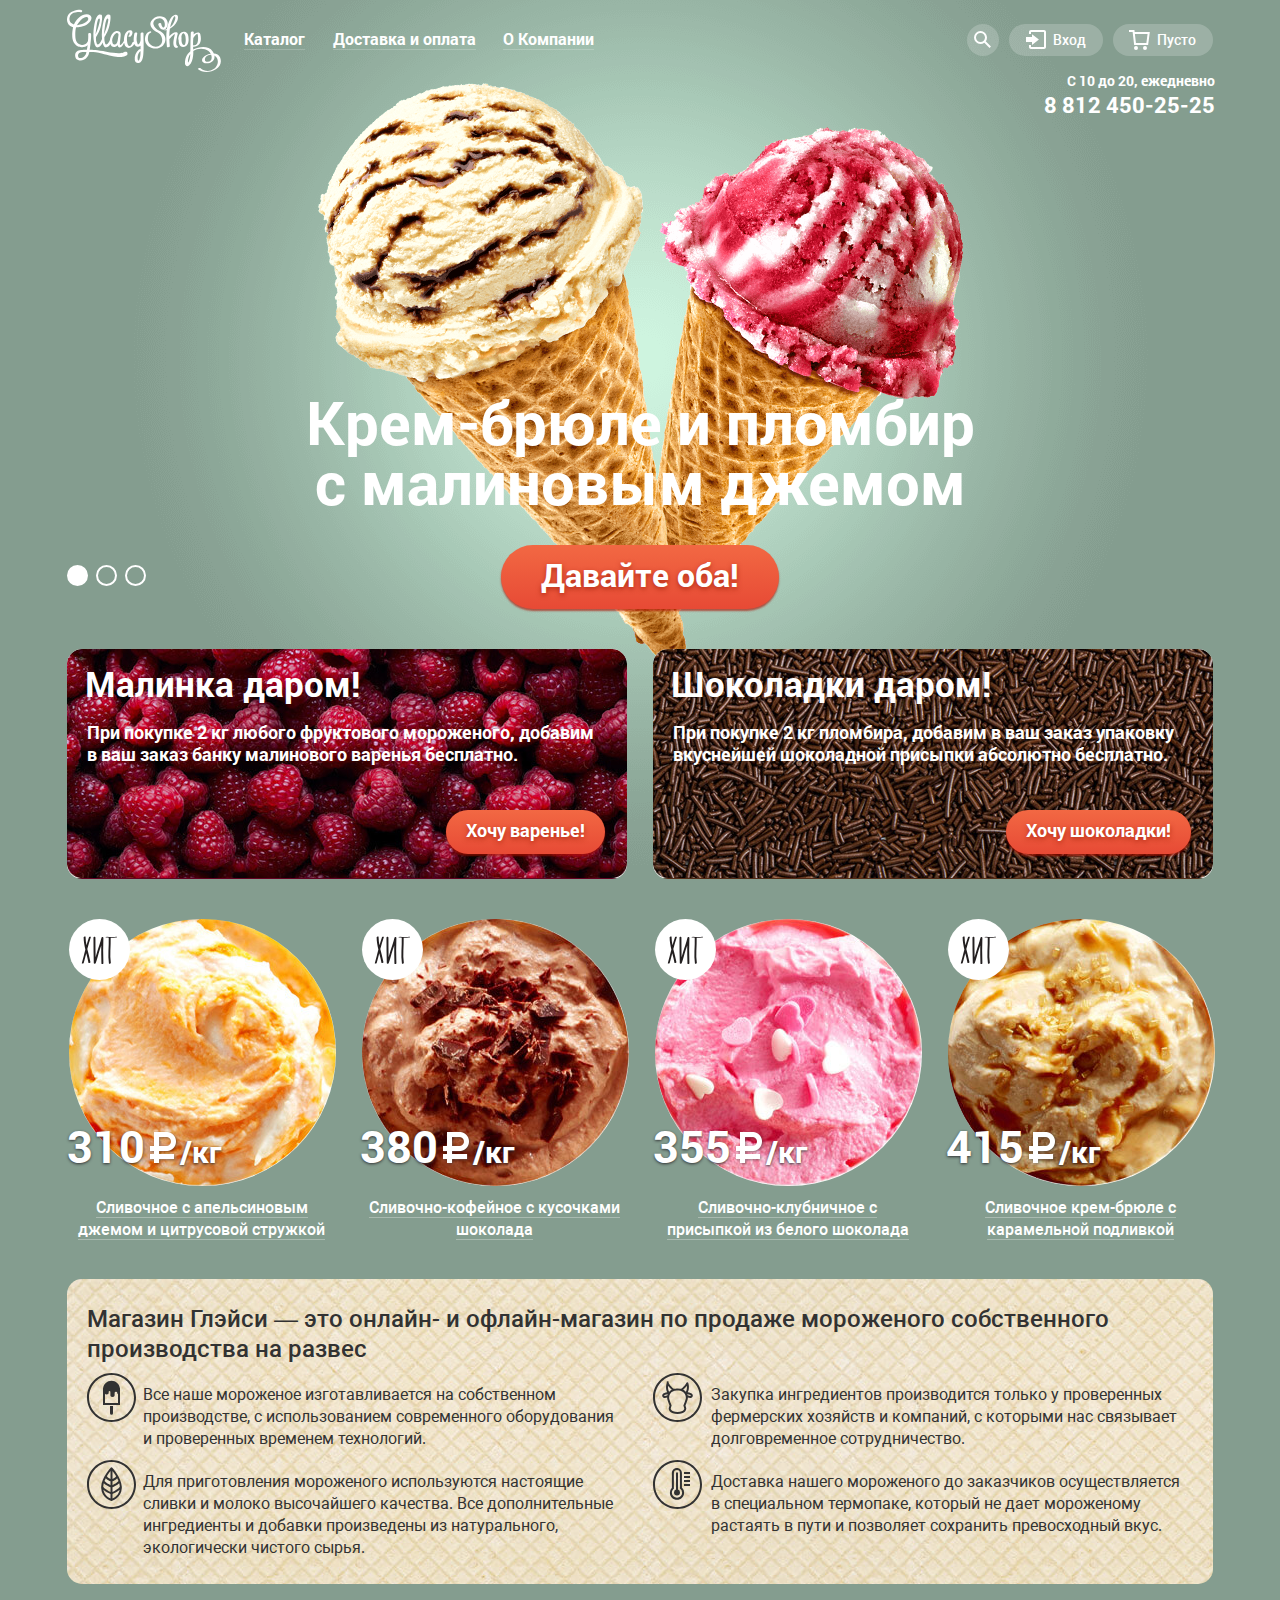
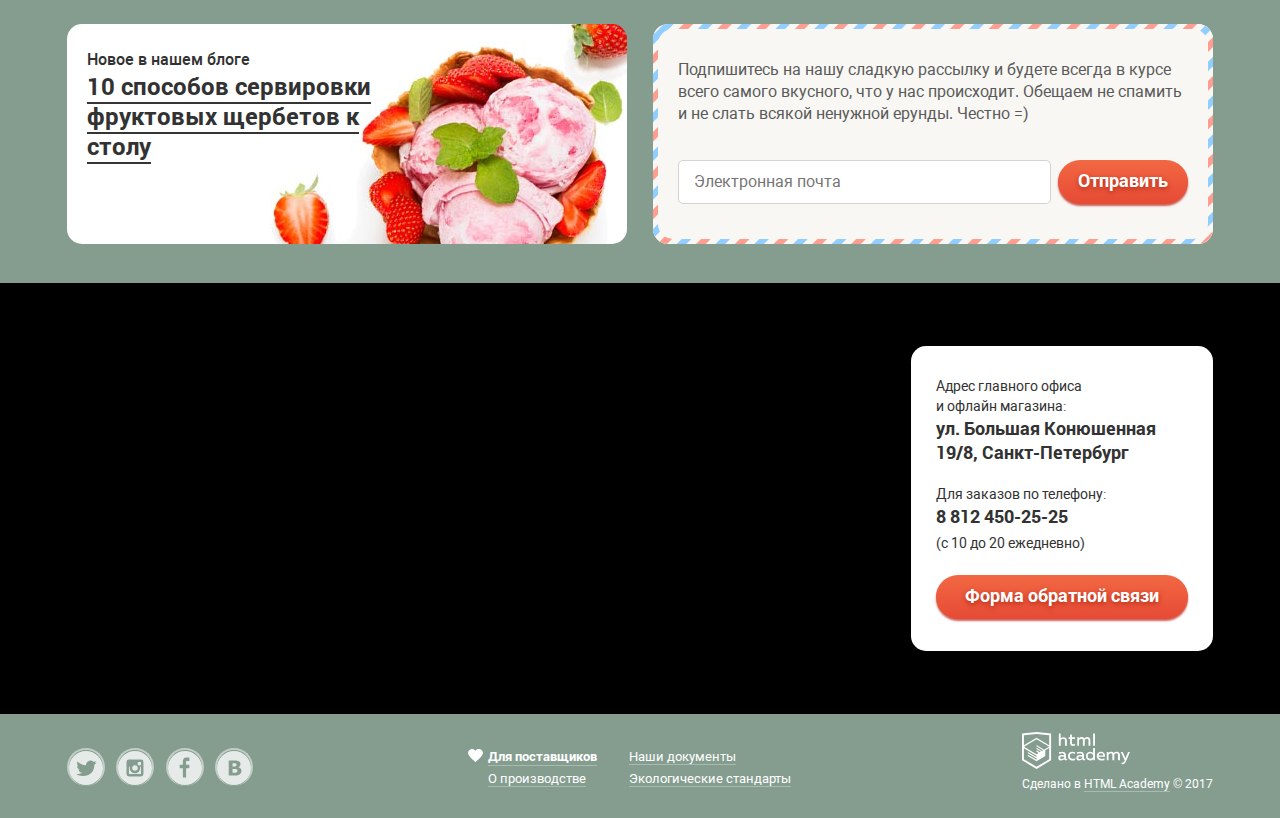
<file: index.html>
<!DOCTYPE html>
<html lang="ru">
  <head>
    <meta charset="utf-8">
    <title>HTML Academy: Глейси</title>
    <link rel="stylesheet" href="css/normalize.css">
    <link rel="stylesheet" href="css/style.css">
  </head>
  <body>
    <input class="visually-hidden" type="radio" id="product-1" name="toggle" checked>
    <input class="visually-hidden" type="radio" id="product-2" name="toggle">
    <input class="visually-hidden" type="radio" id="product-3" name="toggle">
    <div class="site-wrapper">
      <header class="main-header">
        <div class="container">
          <nav class="main-menu">
            <div class="container">
              <a class="main-menu-logo">
                <img src="img/content/logo.svg" width="154" height="64" alt="Логотип GllacyShop">
              </a>
              <ul class="site-menu">
                <li class="site-menu-list-item"><a class="site-menu-link" href="#"><span>Каталог</span></a>
                  <ul class="site-submenu">
                    <li class="site-submenu-list-item"><a href="#">Новинки</a></li>
                    <li class="site-submenu-list-item"><a href="catalog.html">Сливочное</a></li>
                    <li class="site-submenu-list-item"><a href="#">Щербеты</a></li>
                    <li class="site-submenu-list-item"><a href="#">Фруктовый лед</a></li>
                    <li class="site-submenu-list-item"><a href="#">Мелорин</a></li>
                  </ul>
                </li>
                <li class="site-menu-list-item"><a class="site-menu-link" href="#"><span>Доставка и оплата</span></a></li>
                <li class="site-menu-list-item"><a class="site-menu-link" href="#"><span>О Компании</span></a></li>
              </ul>
              <ul class="user-menu">
                <li class="user-menu-list-item">
                  <a class="user-search" href="#">
                    <svg xmlns="http://www.w3.org/2000/svg" xmlns:xlink="http://www.w3.org/1999/xlink" width="17" height="17" viewBox="0 0 17 17">
                      <path fill="#fff" d="M16.958 15.527L11.75 10.32A6.455 6.455 0 0 0 13 6.5 6.5 6.5 0 1 0 6.5 13a6.465 6.465 0 0 0 3.839-1.263l5.205 5.204 1.414-1.414zM6.5 11C4.019 11 2 8.981 2 6.5S4.019 2 6.5 2 11 4.019 11 6.5 8.981 11 6.5 11z"/>
                    </svg>
                    <span class="visually-hidden">Поиск</span>
                  </a>
                  <form class="user-search-form" method="post" action="https://echo.htmlacademy.ru">
                    <label for="user-search" class="visually-hidden">Что ищем?</label>
                    <input type="search" name="user-search" id="user-search" placeholder="Что ищем?">
                  </form>
                </li>
                <li class="user-menu-list-item">
                  <a class="user-login" href="#">
                    <svg xmlns="http://www.w3.org/2000/svg" xmlns:xlink="http://www.w3.org/1999/xlink" width="21" height="19" viewBox="0 0 21 19">
                      <g fill="#ffffff">
                        <path d="M6 14.875L12.917 9.5 6 4.125v2.917H-.042v4.917H6z"/>
                        <path d="M18 0H5C3.9 0 3 .9 3 2v2h2V2h13v15H5v-2H3v2c0 1.1.9 2 2 2h13c1.1 0 2-.9 2-2V2c0-1.1-.9-2-2-2z"/>
                      </g>
                    </svg>
                   Вход
                  </a>
                  <form class="user-login-form" method="post" action="https://echo.htmlacademy.ru">
                    <p class="user-login-form-item">
                      <label class="visually-hidden" for="user-login-form-email">Электронная почта для входа</label>
                      <input type="email" name="email" id="user-login-form-email" placeholder="Электронная почта" required>
                    </p>
                    <p class="user-login-form-item">
                      <label class="visually-hidden" for="user-login-form-password">Пароль</label>
                      <input type="password" name="password" placeholder="Пароль" id="user-login-form-password" required>
                    </p>
                    <div class="login-container">
                      <button type="submit" class="button login-button">Войти</button>
                      <ul class="user-login-form-links">
                        <li><a href="#">Забыли пароль?</a></li>
                        <li><a href="#">Новая регистрация</a></li>
                      </ul>
                    </div>
                  </form>
                </li>
                <li class="user-menu-list-item">
                  <a class="user-basket" href="#">
                    <svg xmlns="http://www.w3.org/2000/svg" width="21" height="20" viewBox="0 0 21 20">
                      <g fill="#FFF">
                        <path d="M5.657 2.031L5.422 0H0v2h3.64l1.5 13h13.988l1.699-12.969H5.657zM17.372 13H6.922L5.888 4.031h12.66L17.372 13z"/>
                        <circle cx="6.984" cy="18" r="2"/>
                        <circle cx="15.984" cy="18" r="2"/>
                      </g>
                    </svg>
                    Пусто
                  </a>
                </li>
              </ul>
            </div>
          </nav>
          <p class="main-header-contacts">
          С 10 до 20, ежедневно
            <span>8 812 450-25-25</span>
          </p>
        </div>
      </header>
      <main>
        <div class="container">
          <section class="slider">
            <h2 class="visually-hidden">Новинки</h2>
            <div class="slider-controls">
              <label for="product-1">Первый</label>
              <label for="product-2">Второй</label>
              <label for="product-3">Третий</label>
            </div>
            <ul class="slider-list">
              <li class="slider-item slide" id="slide1">
                <h3 class="slide-title">Крем-брюле и пломбир с малиновым джемом</h3>
                <a href="#" class="button slider-button">Давайте оба!</a>
              </li>
              <li class="slider-item slide" id="slide2">
                <h3 class="slide-title">Шоколадный пломбир и лимонный сорбет</h3>
                <a href="#" class="button slider-button">Давайте оба!</a>
              </li>
              <li class="slider-item slide" id="slide3">
                <h3 class="slide-title">Пломбир с помадкой и клубничный щербет</h3>
                <a href="#" class="button slider-button">Давайте оба!</a>
              </li>
            </ul>
          </section>
        </div>
        <section class="promo container">
          <h2 class="visually-hidden">Промо предложения</h2>
          <div class="promo-item">
            <h3>Малинка даром!</h3>
            <p>При покупке 2 кг любого фруктового мороженого, добавим в ваш заказ банку малинового варенья бесплатно.</p>
            <a href="#" class="button">Хочу варенье!</a>
          </div>
          <div class="promo-item">
            <h3>Шоколадки даром!</h3>
            <p>При покупке 2 кг пломбира, добавим в ваш заказ упаковку вкуснейшей шоколадной присыпки абсолютно бесплатно.</p>
            <a href="#" class="button">Хочу шоколадки!</a>
          </div>
        </section>
        <div class="container catalog-container">
          <section class="hits">
            <h2 class="visually-hidden">Хиты продаж</h2>
            <ul class="catalog-list">
              <li class="catalog-list-item">
                <img src="img/content/icecream-1.jpg" width="267" height="267" alt="Сливочное мороженое с апельсиновым джемом и цитрусовой стружкой">
                <p class="item-price">310<span class="item-price-weight">/кг</span></p>
                <a class="item-name" href="#">Сливочное с апельсиновым джемом и цитрусовой стружкой</a>
                <a href="#" class="button item-button">Быстрый просмотр</a>
              </li>
              <li class="catalog-list-item">
                <img src="img/content/icecream-2.jpg" width="267" height="267" alt="Сливочно-кофейное мороженое с кусочками шоколада">
                <p class="item-price">380<span class="item-price-weight">/кг</span></p>
                <a class="item-name" href="#">Сливочно-кофейное с кусочками шоколада</a>
                <a href="#" class="button item-button">Быстрый просмотр</a>
              </li>
              <li class="catalog-list-item">
                <img src="img/content/icecream-3.jpg" width="267" height="267" alt="Сливочно-клубничное мороженое с присыпкой из белого шоколада">
                <p class="item-price">355<span class="item-price-weight">/кг</span></p>
                <a class="item-name" href="#">Сливочно-клубничное с присыпкой из белого шоколада</a>
                <a href="#" class="button item-button">Быстрый просмотр</a>
              </li>
              <li class="catalog-list-item">
                <img src="img/content/icecream-4.jpg" width="267" height="267" alt="Сливочное мороженое крем-брюле с карамельной подливкой">
                <p class="item-price">415<span class="item-price-weight">/кг</span></p>
                <a class="item-name" href="#">Сливочное крем-брюле с карамельной подливкой</a>
                <a href="#" class="button item-button">Быстрый просмотр></a>
              </li>
            </ul>
          </section>
        </div>
        <div class="container">
          <section class="features">
            <div class="features-wrap">
              <h3>Магазин Глэйси — это онлайн- и офлайн-магазин по продаже мороженого собственного производства на развес</h3>
              <ul class="features-list">
                <li class="features-list-item">
                  <p>Все наше мороженое изготавливается на собственном производстве, с использованием современного оборудования и проверенных временем технологий.</p>
                </li>
                <li class="features-list-item">
                  <p>Закупка ингредиентов производится только у проверенных фермерских хозяйств и компаний, с которыми нас связывает долговременное сотрудничество.</p>
                </li>
                <li class="features-list-item">
                  <p>Для приготовления мороженого используются настоящие сливки и молоко высочайшего качества. Все дополнительные ингредиенты и добавки произведены из натурального, экологически чистого сырья.</p>
                </li>
                <li class="features-list-item">
                  <p>Доставка нашего мороженого до заказчиков осуществляется в специальном термопаке, который не дает мороженому растаять в пути и позволяет сохранить превосходный вкус.</p>
                </li>
              </ul>
            </div>
          </section>
          <div class="blog-subscribe-wrap">
            <section class="blog">
              <p>Новое в нашем блоге</p>
              <div class="blog-news">
                <a href="#">10 способов сервировки фруктовых щербетов к столу</a>
              </div>
            </section>
            <div class="subscribe-wrap">
              <section class="subscribe">
                <p>Подпишитесь на нашу сладкую рассылку и будете всегда в курсе всего самого вкусного, что у нас происходит. Обещаем не спамить и не слать всякой ненужной ерунды. Честно =)</p>
                <form class="subscribe-form" method="post" action="https://echo.htmlacademy.ru">
                  <label for="subscribe-form-email" class="visually-hidden">Электронная почта</label>
                  <input type="email" id="subscribe-form-email" name="email" placeholder="Электронная почта">
                  <button type="submit" class="button">Отправить</button>
                </form>
              </section>
            </div>
          </div>
        </div>
        <section class="map">
          <div class="container">
            <h2 class="visually-hidden">Как нас найти</h2>
          </div>
          <div class="interactive-map">
            <iframe src="https://yandex.ru/map-widget/v1/-/CBuZjAHCtD" width="100%" height="430" frameborder="0" allowfullscreen="true"></iframe>
          </div>
          <div class="container">
            <img src="img/content/map.jpg" width="1200" height="430" alt="Карта с нашим местоположением">
            <div class="map-info">
              <p>Адрес главного офиса<br> и офлайн магазина:
                <b>ул. Большая Конюшенная<br>
                19/8, Санкт-Петербург</b>
              </p>
              <p>Для заказов по телефону:
                <b class="map-info-tel">8 812 450-25-25</b> (с 10 до 20 ежедневно)
              </p>
              <a class="button feedback-button" href="#">Форма обратной связи</a>
            </div>
          </div>
        </section>
      </main>
      <footer>
        <div class="container footer-container">
          <ul class="socials">
            <li>
              <a class="social-button" href="#">
                <span class="visually-hidden">Twitter</span>
                <svg xmlns="http://www.w3.org/2000/svg" width="38" height="38" viewBox="0 0 32 32">
                  <path fill="#e6ebe9" d="M16 0C7.164 0 0 7.164 0 16c0 8.837 7.164 16 16 16 8.837 0 16-7.163 16-16 0-8.836-7.163-16-16-16zm7.944 12.809c-.251 6.516-3.463 10.832-10.992 10.702h-.486c-.447 0-4.543-.443-5.344-1.823 2.479.19 4.247-.406 5.12-1.136-1.048-.289-2.923-.461-3.251-2.848.384.104.618.221 1.299.113-1.307-.824-2.758-1.519-2.679-3.643.311.317 1.164.518 1.46.457-.768-.233-2.149-3.244-.974-4.781 1.984 1.79 4.075 3.482 7.804 3.643.227-2.214 1.24-3.699 3.168-4.325 1.84-.479 3.255.26 3.901 1.138.737-.224 1.453-.466 2.193-.685-.004.833-.569 1.463-.935 1.709.747.165 1.423-.475 1.423-.475-.184.963-1.094 1.725-1.707 1.954z"/>
                </svg>
              </a>
            </li>
            <li>
              <a class="social-button" href="#">
                <span class="visually-hidden">Instagram</span>
                <svg xmlns="http://www.w3.org/2000/svg" width="38" height="38" viewBox="0 0 32 32">
                  <g fill="#e6ebe9">
                    <path d="M20.916 16a4.938 4.938 0 1 1-9.877 0c0-.394.051-.773.138-1.14h-.897v6.838h11.396V14.86h-.897c.086.367.137.746.137 1.14z"/>
                    <path d="M15.978 18.659c1.466 0 2.659-1.193 2.659-2.659s-1.193-2.659-2.659-2.659c-1.466 0-2.659 1.193-2.659 2.659s1.192 2.659 2.659 2.659zM18.637 10.302h3.039v3.039h-3.039z"/>
                    <path d="M16 0C7.164 0 0 7.164 0 16c0 8.837 7.164 16 16 16 8.837 0 16-7.163 16-16 0-8.836-7.163-16-16-16zm7.955 21.698a2.285 2.285 0 0 1-2.279 2.279H10.279A2.285 2.285 0 0 1 8 21.698V10.302a2.286 2.286 0 0 1 2.279-2.279h11.396a2.286 2.286 0 0 1 2.279 2.279v11.396z"/>
                  </g>
                </svg>
              </a>
            </li>
            <li>
              <a class="social-button" href="#">
                <span class="visually-hidden">Facebook</span>
                <svg xmlns="http://www.w3.org/2000/svg" width="38" height="38" viewBox="0 0 32 32">
                  <path fill="#e6ebe9" d="M16 0C7.164 0 0 7.163 0 16s7.164 16 16 16c8.837 0 16-7.164 16-16S24.837 0 16 0zm4.062 9.455h-3.021v3.444h3.021v3.445h-3.021v8.61H14.02v-8.61H11v-3.445h3.021V9.455c0-1.902 1.353-3.445 3.021-3.445h3.021v3.445z"/>
                </svg>
              </a>
            </li>
            <li>
              <a class="social-button" href="#">
                <span class="visually-hidden">Vkontakte</span>
                <svg xmlns="http://www.w3.org/2000/svg" width="38" height="38" viewBox="0 0 32 32">
                  <g fill="#e6ebe9">
                    <path d="M16.637 14.495c.402-.019.719-.082.951-.188.326-.145.54-.33.641-.559.101-.229.15-.496.15-.797 0-.232-.058-.465-.174-.697-.116-.232-.322-.405-.617-.517-.264-.1-.592-.155-.984-.165a76.242 76.242 0 0 0-1.652-.014h-.339v2.965h.565c.571 0 1.057-.009 1.459-.028zM18.118 17.084c-.282-.081-.672-.125-1.166-.132a127.97 127.97 0 0 0-1.55-.009h-.79v3.493h.264c1.014 0 1.74-.003 2.18-.009a3.2 3.2 0 0 0 1.212-.245c.377-.157.633-.364.774-.625s.214-.562.214-.9c0-.446-.088-.788-.261-1.03-.17-.241-.464-.423-.877-.543z"/>
                    <path d="M16 0C7.164 0 0 7.164 0 16c0 8.837 7.164 16 16 16 8.837 0 16-7.163 16-16 0-8.836-7.163-16-16-16zm6.602 20.531a3.73 3.73 0 0 1-1.124 1.327c-.552.415-1.161.71-1.823.886s-1.501.264-2.519.264h-6.121V8.987h5.443c1.13 0 1.957.038 2.48.113a5.126 5.126 0 0 1 1.561.5c.533.27.929.632 1.189 1.087.26.455.392.975.392 1.558 0 .678-.179 1.278-.536 1.795-.358.518-.863.92-1.517 1.208v.075c.917.182 1.642.559 2.179 1.13.537.571.807 1.325.807 2.261 0 .678-.138 1.283-.411 1.817z"/>
                  </g>
                </svg>
              </a>
            </li>
          </ul>
          <ul class="footer-menu">
            <li><a class="footer-menu-link first-link" href="#">Для поставщиков</a></li>
            <li><a class="footer-menu-link" href="#">Наши документы</a></li>
            <li><a class="footer-menu-link" href="#">О производстве</a></li>
            <li><a class="footer-menu-link" href="#">Экологические стандарты</a></li>
          </ul>
          <div class="copyright">
            <a class="copyright-logo" href="https://htmlacademy.ru/intensive/htmlcss">
              <img src="img/content/logo-htmlacademy.svg" width="108" height="39" alt="Логотип HTML Academy"> 
            </a>
            <p> Сделано в <a class="copyright-link" href="https://htmlacademy.ru/intensive/htmlcss">HTML Academy</a> &copy; 2017</p>
          </div>
        </div>
        </footer>
        <div class="feedback-popup">
          <form class="feedback-form" method="post" action="https://echo.htmlacademy.ru">
            <p>Мы обязательно вам ответим!</p>
            <p class="feedback-form-item">
              <label for="feedback-form-name" class="visually-hidden">Ваше имя</label>
              <input type="text" name="name" id="feedback-form-name" placeholder="Как вас зовут?">
            </p>
            <p class="feedback-form-item">
              <label for="feedback-form-email" class="visually-hidden">Ваша почта для ответа</label>
              <input type="email" name="feedback-email" id="feedback-form-email" placeholder="Ваша почта для ответа?">
            </p>
            <p class="feedback-form-item">
              <textarea name="textarea" placeholder="Напишите что-нибудь..."></textarea>
            </p>
            <button type="submit" class="button">Отправить</button>
          </form>
          <button class="button-popup-close" type="button">Закрыть</button>
        </div>
      <div class="popup-bg"></div>
    </div>
    <script src="js/script.js"></script>
  </body>
</html>
</file>
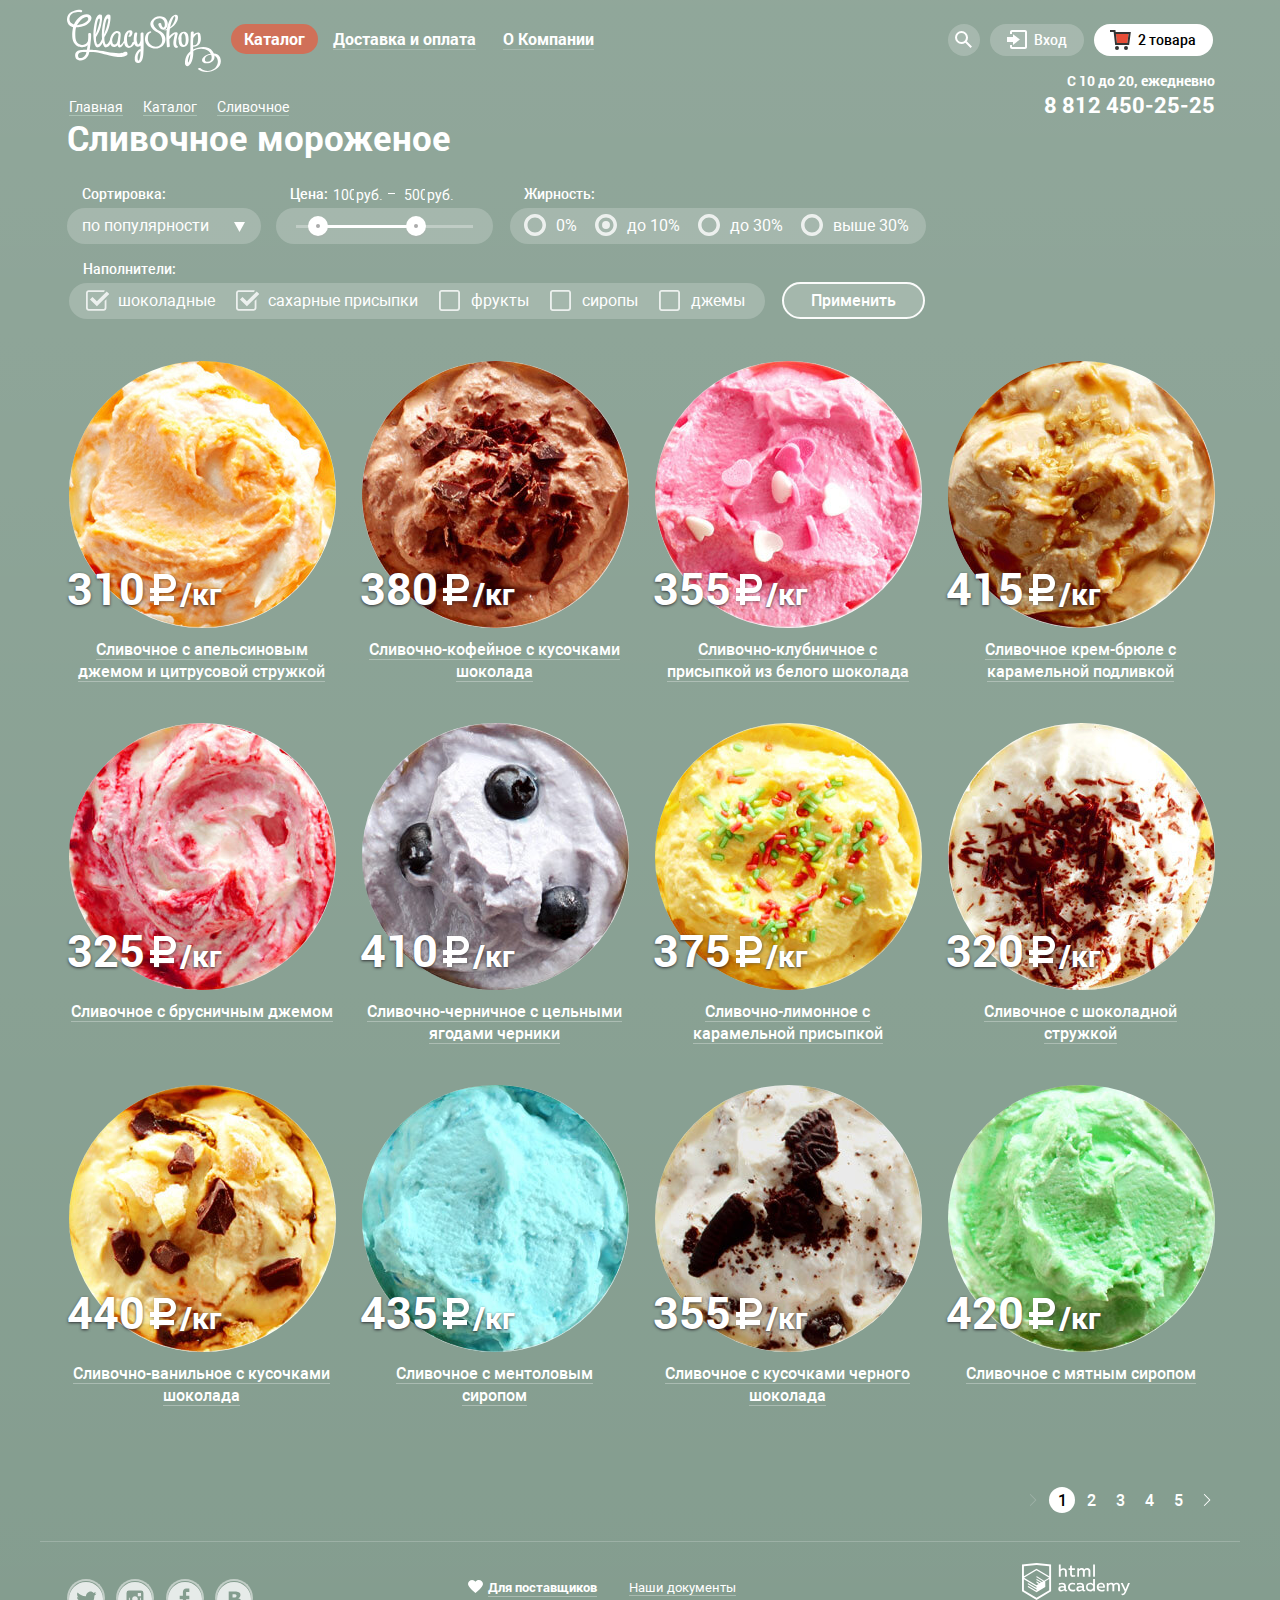
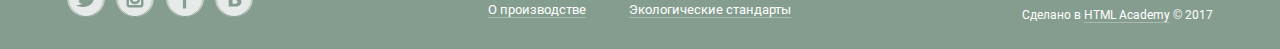
<file: catalog.html>
<!DOCTYPE html>
<html lang="ru">
  <head>
    <meta charset="utf-8">
    <title>HTML Academy: Глейси</title>
    <link rel="stylesheet" href="css/normalize.css">
    <link rel="stylesheet" href="css/style.css">
  </head>
  <body>
    <div class="catalog-page-wrapper">
      <header class="main-header">
        <div class="container">
          <nav class="main-menu">
            <div class="container">
              <a class="main-menu-logo" href="index.html">
                <img src="img/content/logo.svg" width="154" height="64" alt="Логотип GllacyShop">
              </a>
              <ul class="site-menu">
                <li>
                  <a class="site-menu-link current" href="#"><span>Каталог</span></a>
                  <ul class="site-submenu">
                    <li><a href="#">Новинки</a></li>
                    <li><a class="current" href="#">Сливочное</a></li>
                    <li><a href="#">Щербеты</a></li>
                    <li><a href="#">Фруктовый лед</a></li>
                    <li><a href="#">Мелорин</a></li>
                  </ul>
                </li>
                <li><a class="site-menu-link" href="#"><span>Доставка и оплата</span></a></li>
                <li><a class="site-menu-link" href="#"><span>О Компании</span></a></li>
              </ul>
              <ul class="user-menu">
                <li>
                  <a class="user-search" href="#">
                    <svg xmlns="http://www.w3.org/2000/svg" xmlns:xlink="http://www.w3.org/1999/xlink" width="17" height="17" viewBox="0 0 17 17">
                      <path fill="#fff" d="M16.958 15.527L11.75 10.32A6.455 6.455 0 0 0 13 6.5 6.5 6.5 0 1 0 6.5 13a6.465 6.465 0 0 0 3.839-1.263l5.205 5.204 1.414-1.414zM6.5 11C4.019 11 2 8.981 2 6.5S4.019 2 6.5 2 11 4.019 11 6.5 8.981 11 6.5 11z"/>
                    </svg>
                    <span class="visually-hidden">Поиск</span>
                  </a>
                  <form class="user-search-form" method="post" action="https://echo.htmlacademy.ru">
                    <label for="user-search" class="visually-hidden">Что ищем?</label>
                    <input type="search" name="user-search" id="user-search" placeholder="Что ищем?">
                  </form>
                </li>
                <li>
                  <a class="user-login" href="#">
                    <svg xmlns="http://www.w3.org/2000/svg" xmlns:xlink="http://www.w3.org/1999/xlink" width="21" height="19" viewBox="0 0 21 19">
                      <g fill="#ffffff">
                        <path d="M6 14.875L12.917 9.5 6 4.125v2.917H-.042v4.917H6z"/>
                        <path d="M18 0H5C3.9 0 3 .9 3 2v2h2V2h13v15H5v-2H3v2c0 1.1.9 2 2 2h13c1.1 0 2-.9 2-2V2c0-1.1-.9-2-2-2z"/>
                      </g>
                    </svg>
                    Вход
                  </a>
                  <form class="user-login-form" method="post" action="https://echo.htmlacademy.ru">
                    <p class="user-login-form-item">
                      <label class="visually-hidden" for="user-login-form-email">Электронная почта для входа</label>
                      <input type="email" name="email" id="user-login-form-email" placeholder="Электронная почта" required>
                    </p>
                    <p class="user-login-form-item">
                      <label class="visually-hidden" for="user-login-form-password">Пароль</label>
                      <input type="password" name="password" placeholder="Пароль" id="user-login-form-password" required>
                    </p>
                    <div class="login-container">
                      <button type="submit" class="button login-button">Войти</button>  
                      <ul class="user-login-form-links">
                        <li><a href="#">Забыли пароль?</a></li>
                        <li><a href="#">Новая регистрация</a></li>
                      </ul>
                    </div>
                  </form>
                </li>
                <li>
                  <a class="user-basket-catalog" href="#">2 товара</a>
                  <div class="user-basket-container">
                    <ul class="user-basket-list">
                      <li class="user-basket-list-item">
                        <a class="basket-delete-button">
                          <span class="visually-hidden">Удалить</span>
                          <svg xmlns="http://www.w3.org/2000/svg" width="11" height="11" viewBox="0 0 11 11">
                            <path fill="#231F20" d="M10.979.728l-.708-.707L5.5 4.792.729.021.021.728 4.793 5.5.021 10.271l.707.708L5.5 6.207l4.771 4.772.708-.708L6.207 5.5z"/>
                          </svg>
                        </a>
                        <div class="minified-item-image">
                          <img src="img/content/basket-icecream.jpg" width="33" height="33" alt="Маленькое изображение мороженного">
                        </div>
                        <p class="basket-item-name">Пломбир с апельсиновым джемом</p>
                        <p class="basket-price"> 1,5 кг х<span>200 руб.</span></p>
                        <span class="basket-item-total-price">300 руб.</span>   
                      </li>
                      <li class="user-basket-list-item">
                        <a class="basket-delete-button">
                          <span class="visually-hidden">Удалить</span>
                          <svg xmlns="http://www.w3.org/2000/svg" width="11" height="11" viewBox="0 0 11 11">
                            <path fill="#231F20" d="M10.979.728l-.708-.707L5.5 4.792.729.021.021.728 4.793 5.5.021 10.271l.707.708L5.5 6.207l4.771 4.772.708-.708L6.207 5.5z"/>
                          </svg>
                        </a>
                        <div class="minified-item-image">
                          <img src="img/content/basket-icecream2.jpg" width="33" height="33" alt="Маленькое изображение мороженного">
                        </div>
                        <p class="basket-item-name">Клубничный пломбир с присыпкой из белого шоколада</p>
                        <p class="basket-price"> 1,5 кг х<span>300 руб.</span></p>
                        <span class="basket-item-total-price">450 руб.</span>   
                      </li>
                    </ul>
                    <p class="total-price">Итого: 750 руб.</p>
                    <a class="button" href="">Оформить заказ</a>
                  </div>
                </li>
              </ul>
            </div>
          </nav>
          <nav class="breadcrumps">
            <ul class="breadcrumps-list">
              <li><a href="index.html">Главная</a></li>
              <li><a href="#">Каталог</a></li>
              <li><a>Сливочное</a></li>
            </ul>
          </nav>
          <p class="main-header-contacts">
            С 10 до 20, ежедневно
            <span>8 812 450-25-25</span>
          </p>
        </div>
      </header>
      <main>
        <section class="catalog">
          <div class="container">
            <h1>Сливочное мороженое</h1>
            <form class="filter-form" method="get" action="https://echo.htmlacademy.ru">
              <div class="filter-form-item filter-type">
                <label for="filter-form-type">Сортировка:</label>
                <span class="filter-type-arrow"></span>
                <select name="filter-form-type" id="filter-form-type">
                  <option value="popular">по популярности</option>
                  <option value="cheap">сначала недорогие</option>
                  <option value="exspensive">сначала дорогие</option>
                  <option value="fatness">по жирности</option>
                </select>
              </div>
              <div class="filter-range">
                <div class="filter-range-title">Цена:</div>
                <div class="price-controls">
                  <label class="min-price"><input type="text" name="min-price" value="100">руб.</label>
                  <label class="max-price"><input type="text" name="max-price" value="500">руб.</label>
                </div>
                <div class="range-controls">
                  <div class="scale">
                    <div class="bar"></div>
                  </div>
                  <div class="range-toggle range-toggle-min"></div>
                  <div class="range-toggle range-toggle-max"></div>
                </div>
              </div>
              <fieldset class="filter-form-fatness filter-fatness">
                <legend>Жирность:</legend>
                <label for="fatness-0">
                  <input type="radio" name="filter-form-fatness" id="fatness-0" value="0%" class="visually-hidden">
                  <span class="filter-fatness-radio"></span>
                0%
                </label>
                <label for="fatness-10">
                  <input type="radio" name="filter-form-fatness" id="fatness-10" value="10%" class="visually-hidden" checked>
                  <span class="filter-fatness-radio"></span>
                до 10%
                </label>
                <label for="fatness-before30">
                  <input type="radio" name="filter-form-fatness" id="fatness-before30" value="before30%" class="visually-hidden">
                  <span class="filter-fatness-radio"></span>
                до 30%
                </label>
                <label for="fatness-after30">
                  <input type="radio" name="filter-form-fatness" id="fatness-after30" value="after30%" class="visually-hidden">
                  <span class="filter-fatness-radio"></span>
                выше 30%
                </label>
              </fieldset>
              <fieldset class="filter-form-filling">
                <legend>Наполнители:</legend>
                <label for="chocolate-filling">
                  <input type="checkbox" name="chocolate" id="chocolate-filling" value="chocolate" checked class="visually-hidden">
                  <span class="filter-filling-checkbox"></span>
                шоколадные
                </label>
                <label for="sugar-filling">
                  <input type="checkbox" name="sugar" id="sugar-filling" value="sugar" checked class="visually-hidden">
                  <span class="filter-filling-checkbox"></span>
                сахарные присыпки
                </label>
                <label for="fruits-filling">
                  <input type="checkbox" name="fruits" id="fruits-filling" value="fruits" class="visually-hidden">
                  <span class="filter-filling-checkbox"></span>
                фрукты
                </label>
                <label for="syrop-filling">
                  <input type="checkbox" name="syrop" id="syrop-filling" value="syrop" class="visually-hidden">
                  <span class="filter-filling-checkbox"></span>
                сиропы
                </label>
                <label for="jam-filling">
                  <input type="checkbox" name="jam" id="jam-filling" value="jam" class="visually-hidden">
                  <span class="filter-filling-checkbox"></span>
                джемы
                </label>
              </fieldset>
              <button type="submit" class="filter-form-button">Применить</button>
            </form>
          </div>
          <div class="container catalog-container">
            <ul class="catalog-list">
              <li class="catalog-list-item">
                <img src="img/content/icecream-1.jpg" width="267" height="267" alt="Сливочное мороженое с апельсиновым джемом и цитрусовой стружкой">
                <p class="item-price">310<span class="item-price-weight">/кг</span></p>
                <a class="item-name" href="#">Сливочное с апельсиновым джемом и цитрусовой стружкой</a>
                <a href="#" class="button item-button">Быстрый просмотр</a>
              </li>
              <li class="catalog-list-item">
                <img src="img/content/icecream-2.jpg" width="267" height="267" alt="Сливочно-кофейное мороженое с кусочками шоколада">
                <p class="item-price">380<span class="item-price-weight">/кг</span></p>
                <a class="item-name" href="#">Сливочно-кофейное с кусочками шоколада</a>
                <a href="#" class="button item-button">Быстрый просмотр</a>
              </li>
              <li class="catalog-list-item">
                <img src="img/content/icecream-3.jpg" width="267" height="267" alt="Сливочно-клубничное мороженое с присыпкой из белого шоколада">
                <p class="item-price">355<span class="item-price-weight">/кг</span></p>
                <a class="item-name" href="#">Сливочно-клубничное с присыпкой из белого шоколада</a>
                <a href="#" class="button item-button">Быстрый просмотр</a>
              </li>
              <li class="catalog-list-item">
                <img src="img/content/icecream-4.jpg" width="267" height="267" alt="Сливочное мороженое крем-брюле с карамельной подливкой">
                <p class="item-price">415<span class="item-price-weight">/кг</span></p>
                <a class="item-name" href="#">Сливочное крем-брюле с карамельной подливкой</a>
                <a href="#" class="button item-button">Быстрый просмотр</a>
              </li>
              <li class="catalog-list-item">
                <img src="img/content/icecream-5.jpg" width="267" height="267" alt="Сливочное мороженое с брусничным джемом">
                <p class="item-price">325<span class="item-price-weight">/кг</span></p>
                <a class="item-name" href="#">Сливочное с брусничным джемом</a>
                <a href="#" class="button item-button">Быстрый просмотр</a>
              </li>
              <li class="catalog-list-item">
                <img src="img/content/icecream-6.jpg" width="267" height="267" alt="Сливочно-черничное мороженое с цельными ягодами черники">
                <p class="item-price">410<span class="item-price-weight">/кг</span></p>
                <a class="item-name" href="#">Сливочно-черничное с цельными ягодами черники</a>
                <a href="#" class="button item-button">Быстрый просмотр</a>
              </li>
              <li class="catalog-list-item">
                <img src="img/content/icecream-7.jpg" width="267" height="267" alt="Сливочно-лимонное мороженое с карамельной присыпкой">
                <p class="item-price">375<span class="item-price-weight">/кг</span></p>
                <a class="item-name" href="#">Сливочно-лимонное с карамельной присыпкой</a>
                <a href="#" class="button item-button">Быстрый просмотр</a>
              </li>
              <li class="catalog-list-item">
                <img src="img/content/icecream-8.jpg" width="267" height="267" alt="Сливочное мороженое с шоколадной стружкой">
                <p class="item-price">320<span class="item-price-weight">/кг</span></p>
                <a class="item-name" href="#">Сливочное с шоколадной стружкой</a>
                <a href="#" class="button item-button">Быстрый просмотр</a>
              </li>
              <li class="catalog-list-item">
                <img src="img/content/icecream-9.jpg" width="267" height="267" alt="Сливочно-ванильное мороженое с кусочками шоколада">
                <p class="item-price">440<span class="item-price-weight">/кг</span></p>
                <a class="item-name" href="#">Сливочно-ванильное с кусочками шоколада</a>
                <a href="#" class="button item-button">Быстрый просмотр</a>
              </li>
              <li class="catalog-list-item">
                <img src="img/content/icecream-10.jpg" width="267" height="267" alt="Сливочноe мороженое с ментоловым сиропом">
                <p class="item-price">435<span class="item-price-weight">/кг</span></p>
                <a class="item-name" href="#">Сливочноe с ментоловым сиропом</a>
                <a href="#" class="button item-button">Быстрый просмотр</a>
              </li>
              <li class="catalog-list-item">
                <img src="img/content/icecream-11.jpg" width="267" height="267" alt="Сливочное мороженое с кусочками черного шоколада">
                <p class="item-price">355<span class="item-price-weight">/кг</span></p>
                <a class="item-name" href="#">Сливочное с кусочками черного шоколада</a>
                <a href="#" class="button item-button">Быстрый просмотр</a>
              </li>
              <li class="catalog-list-item">
                <img src="img/content/icecream-12.jpg" width="267" height="267" alt="Сливочное мороженое с мятным сиропом">
                <p class="item-price">420<span class="item-price-weight">/кг</span></p>
                <a class="item-name" href="#">Сливочное с мятным сиропом</a>
                <a href="#" class="button item-button">Быстрый просмотр</a>
              </li>
            </ul>
            <ul class="pagination">
              <li>
                <a class="disabled">
                  <span class="visually-hidden">Назад</span>
                  <svg version="1.1" id="Layer_1" xmlns="http://www.w3.org/2000/svg" xmlns:xlink="http://www.w3.org/1999/xlink" x="0px" y="0px" width="8px" height="12px" viewBox="0 0 8 12" enable-background="new 0 0 8 12" xml:space="preserve">
                    <path fill="#ffffff" d="M7.237,5.642L1.729,0.133c-0.198-0.198-0.519-0.198-0.716,0s-0.198,0.519,0,0.716L6.163,6l-5.151,5.15
                      c-0.198,0.198-0.198,0.519,0,0.717c0.099,0.099,0.229,0.148,0.358,0.148c0.129,0,0.259-0.05,0.358-0.148l5.509-5.509
                      C7.436,6.16,7.436,5.84,7.237,5.642z"/>
                  </svg>
                </a>
              </li>
              <li><a class="current" href="#">1</a></li>
              <li><a href="#">2</a></li>
              <li><a href="#">3</a></li>
              <li><a href="#">4</a></li>
              <li><a href="#">5</a></li>
              <li>
                <a href="#">
                  <span class="visually-hidden">Вперед</span>
                  <svg version="1.1" id="Layer_2" xmlns="http://www.w3.org/2000/svg" xmlns:xlink="http://www.w3.org/1999/xlink" x="0px" y="0px" width="8px" height="12px" viewBox="0 0 8 12" enable-background="new 0 0 8 12" xml:space="preserve">
                    <path fill="#ffffff" d="M7.237,5.642L1.729,0.133c-0.198-0.198-0.519-0.198-0.716,0s-0.198,0.519,0,0.716L6.163,6l-5.151,5.15
                      c-0.198,0.198-0.198,0.519,0,0.717c0.099,0.099,0.229,0.148,0.358,0.148c0.129,0,0.259-0.05,0.358-0.148l5.509-5.509
                      C7.436,6.16,7.436,5.84,7.237,5.642z"/>
                  </svg>
                </a>
              </li>
            </ul>
            <div class="catalog-underline"></div>
          </div>
        </section>
      </main>
      <footer>
        <div class="container footer-container">
          <ul class="socials">
            <li>
              <a class="social-button" href="#">
                <span class="visually-hidden">Twitter</span>
                <svg xmlns="http://www.w3.org/2000/svg" width="38" height="38" viewBox="0 0 32 32">
                  <path fill="#e6ebe9" d="M16 0C7.164 0 0 7.164 0 16c0 8.837 7.164 16 16 16 8.837 0 16-7.163 16-16 0-8.836-7.163-16-16-16zm7.944 12.809c-.251 6.516-3.463 10.832-10.992 10.702h-.486c-.447 0-4.543-.443-5.344-1.823 2.479.19 4.247-.406 5.12-1.136-1.048-.289-2.923-.461-3.251-2.848.384.104.618.221 1.299.113-1.307-.824-2.758-1.519-2.679-3.643.311.317 1.164.518 1.46.457-.768-.233-2.149-3.244-.974-4.781 1.984 1.79 4.075 3.482 7.804 3.643.227-2.214 1.24-3.699 3.168-4.325 1.84-.479 3.255.26 3.901 1.138.737-.224 1.453-.466 2.193-.685-.004.833-.569 1.463-.935 1.709.747.165 1.423-.475 1.423-.475-.184.963-1.094 1.725-1.707 1.954z"/>
                </svg>
              </a>
            </li>
            <li>
              <a class="social-button" href="#">
                <span class="visually-hidden">Instagram</span>
                <svg xmlns="http://www.w3.org/2000/svg" width="38" height="38" viewBox="0 0 32 32">
                  <g fill="#e6ebe9">
                    <path d="M20.916 16a4.938 4.938 0 1 1-9.877 0c0-.394.051-.773.138-1.14h-.897v6.838h11.396V14.86h-.897c.086.367.137.746.137 1.14z"/>
                    <path d="M15.978 18.659c1.466 0 2.659-1.193 2.659-2.659s-1.193-2.659-2.659-2.659c-1.466 0-2.659 1.193-2.659 2.659s1.192 2.659 2.659 2.659zM18.637 10.302h3.039v3.039h-3.039z"/>
                    <path d="M16 0C7.164 0 0 7.164 0 16c0 8.837 7.164 16 16 16 8.837 0 16-7.163 16-16 0-8.836-7.163-16-16-16zm7.955 21.698a2.285 2.285 0 0 1-2.279 2.279H10.279A2.285 2.285 0 0 1 8 21.698V10.302a2.286 2.286 0 0 1 2.279-2.279h11.396a2.286 2.286 0 0 1 2.279 2.279v11.396z"/>
                  </g>
                </svg>
              </a>
            </li>
            <li>
              <a class="social-button" href="#">
                <span class="visually-hidden">Facebook</span>
                <svg xmlns="http://www.w3.org/2000/svg" width="38" height="38" viewBox="0 0 32 32">
                  <path fill="#e6ebe9" d="M16 0C7.164 0 0 7.163 0 16s7.164 16 16 16c8.837 0 16-7.164 16-16S24.837 0 16 0zm4.062 9.455h-3.021v3.444h3.021v3.445h-3.021v8.61H14.02v-8.61H11v-3.445h3.021V9.455c0-1.902 1.353-3.445 3.021-3.445h3.021v3.445z"/>
                </svg>
              </a>
            </li>
            <li>
              <a class="social-button" href="#">
                <span class="visually-hidden">Vkontakte</span>
                <svg xmlns="http://www.w3.org/2000/svg" width="38" height="38" viewBox="0 0 32 32">
                  <g fill="#e6ebe9">
                    <path d="M16.637 14.495c.402-.019.719-.082.951-.188.326-.145.54-.33.641-.559.101-.229.15-.496.15-.797 0-.232-.058-.465-.174-.697-.116-.232-.322-.405-.617-.517-.264-.1-.592-.155-.984-.165a76.242 76.242 0 0 0-1.652-.014h-.339v2.965h.565c.571 0 1.057-.009 1.459-.028zM18.118 17.084c-.282-.081-.672-.125-1.166-.132a127.97 127.97 0 0 0-1.55-.009h-.79v3.493h.264c1.014 0 1.74-.003 2.18-.009a3.2 3.2 0 0 0 1.212-.245c.377-.157.633-.364.774-.625s.214-.562.214-.9c0-.446-.088-.788-.261-1.03-.17-.241-.464-.423-.877-.543z"/>
                    <path d="M16 0C7.164 0 0 7.164 0 16c0 8.837 7.164 16 16 16 8.837 0 16-7.163 16-16 0-8.836-7.163-16-16-16zm6.602 20.531a3.73 3.73 0 0 1-1.124 1.327c-.552.415-1.161.71-1.823.886s-1.501.264-2.519.264h-6.121V8.987h5.443c1.13 0 1.957.038 2.48.113a5.126 5.126 0 0 1 1.561.5c.533.27.929.632 1.189 1.087.26.455.392.975.392 1.558 0 .678-.179 1.278-.536 1.795-.358.518-.863.92-1.517 1.208v.075c.917.182 1.642.559 2.179 1.13.537.571.807 1.325.807 2.261 0 .678-.138 1.283-.411 1.817z"/>
                  </g>
                </svg>
              </a>
            </li>
          </ul>
          <ul class="footer-menu">
            <li><a class="footer-menu-link first-link" href="#">Для поставщиков</a></li>
            <li><a class="footer-menu-link" href="#">Наши документы</a></li>
            <li><a class="footer-menu-link" href="#">О производстве</a></li>
            <li><a class="footer-menu-link" href="#">Экологические стандарты</a></li>
          </ul>
          <div class="copyright">
            <a class="copyright-logo" href="https://htmlacademy.ru/intensive/htmlcss">
            <img src="img/content/logo-htmlacademy.svg" width="108" height="39" alt="Логотип HTML Academy"> 
            </a>
            <p> Сделано в <a class="copyright-link" href="https://htmlacademy.ru/intensive/htmlcss">HTML Academy</a> &copy; 2017</p>
          </div>
        </div>
      </footer>
    </div>
  </body>
</html>
</file>
<file: css/style.css>
/*Подключаем нестандартные шрифты*/

@font-face
{
    font-family: 'Roboto';
    font-weight: 400;
    font-style: normal;

    src: url('../fonts/roboto.woff2') format('woff2'), url('../fonts/roboto.woff') format('woff');
}

@font-face
{
    font-family: 'Roboto';
    font-weight: 500;
    font-style: normal;

    src: url('../fonts/robotomedium.woff2') format('woff2'), url('../fonts/robotomedium.woff') format('woff');
}

@font-face
{
    font-family: 'Roboto';
    font-weight: 700;
    font-style: normal;

    src: url('../fonts/robotobold.woff2') format('woff2'), url('../fonts/robotobold.woff') format('woff');
}

*,
*::before,
*::after
{
    -webkit-box-sizing: inherit;
            box-sizing: inherit;
}

html
{
    -webkit-box-sizing: border-box;
            box-sizing: border-box;
}


/*Общие стили*/

body
{
    font-family: 'Roboto', Arial, sans-serif;
    font-size: 16px;
    font-weight: 400;
    line-height: 22px;

    margin: 0;
    padding: 0;

    color: #fff;
    background-color: #849d8f;
}

.catalog-page-wrapper
{
    background: -webkit-gradient(linear, left top, left bottom, from(rgba(255, 255, 255, .1)), to(transparent));
    background: linear-gradient(180deg, rgba(255, 255, 255, .1), transparent);
}

a
{
    text-decoration: none;

    color: #fff;
}

.visually-hidden
{
    position: absolute;

    overflow: hidden;
    clip: rect(0 0 0 0);

    width: 1px;
    height: 1px;
    margin: -1px;
    padding: 0;

    border: 0;
}

.button
{
    font: inherit;
    font-size: 18px;
    font-weight: 700;
    line-height: 24px;

    display: inline-block;

    padding-top: 8px;
    padding-right: 20px;
    padding-bottom: 12px;
    padding-left: 20px;

    cursor: pointer;
    text-decoration: none;

    color: #fff;
    border: none;
    border-radius: 50px;
    background: #f26843;
    background: -webkit-gradient(linear, left top, left bottom, from(#f26843), to(#e74a35));
    background: linear-gradient(to bottom, #f26843 0%, #e74a35 100%);
    background-color: #f06341;
    -webkit-box-shadow: 0 2px 2px 0 rgba(172, 16, 0, .64);
            box-shadow: 0 2px 2px 0 rgba(172, 16, 0, .64);
    text-shadow: 0 2px 5px rgba(160, 32, 11, .76);
}

.button:hover
{
    background: -webkit-gradient(linear, left top, left bottom, from(#f58669), to(#ec6f5e));
    background: linear-gradient(to bottom, #f58669 0%, #ec6f5e 100%);
    -webkit-box-shadow: 0 2px 2px rgba(172, 16, 0, 1);
            box-shadow: 0 2px 2px rgba(172, 16, 0, 1);
}

.button:active
{
    background: -webkit-gradient(linear, left top, left bottom, from(#d84732), to(#e1613e));
    background: linear-gradient(to bottom, #d84732 0%, #e1613e 100%);
    -webkit-box-shadow: inset 0 2px 2px rgba(172, 16, 0, 1);
            box-shadow: inset 0 2px 2px rgba(172, 16, 0, 1);
}


/*Отключаем кружочки у списков*/

.site-menu,
.site-submenu,
.user-menu,
.user-login-form-links,
.slider-list,
.hits-list,
.features-list,
.socials,
.footer-menu,
.catalog-list,
.pagination,
.catalog-navigation-list,
.breadcrumps-list
{
    margin: 0;
    padding: 0;

    list-style: none;
}

.container
{
    width: 1200px;
    margin: 0 auto;
    padding: 0 27px;
}

.catalog-container
{
    padding: 0;
}


/*Сетка хедера*/

.main-menu .container
{
    display: -webkit-box;
    display: -ms-flexbox;
    display: flex;
        flex-direction: row;

    -webkit-box-pack: justify;
    -ms-flex-pack: justify;
    justify-content: space-between;
    -webkit-box-align: center;
    -ms-flex-align: center;
    align-items: center;
    -ms-flex-wrap: wrap;
        flex-wrap: wrap;
    -webkit-box-orient: horizontal;
    -webkit-box-direction: normal;
    -ms-flex-direction: row;
}

.main-header > .container
{
    display: -webkit-box;
    display: -ms-flexbox;
    display: flex;

    padding: 0;
    padding-top: 5px;

    -ms-flex-wrap: wrap;
        flex-wrap: wrap;
}

.main-menu
{
    display: -webkit-box;
    display: -ms-flexbox;
    display: flex;
        flex-direction: row;

    -webkit-box-align: center;
    -ms-flex-align: center;
    align-items: center;
    -webkit-box-orient: horizontal;
    -webkit-box-direction: normal;
    -ms-flex-direction: row;
}

.main-menu-logo
{
    padding-top: 4px;
}

.site-menu
{
    display: -webkit-box;
    display: -ms-flexbox;
    display: flex;

    min-width: 376px;
    margin-right: auto;
    margin-bottom: 6px;
    margin-left: 0;
    margin-left: 10px;

    -ms-flex-wrap: wrap;
        flex-wrap: wrap;
    -webkit-box-align: center;
    -ms-flex-align: center;
    align-items: center;
    -webkit-box-pack: justify;
    -ms-flex-pack: justify;
    justify-content: space-between;
}

.site-menu > li
{
    position: relative;
}

.main-header-contacts
{
    margin-top: -5px;
    margin-right: 25px;
    margin-left: auto;

    text-align: right;
}

.main-menu-logo
{
    border-bottom: none;
}

.site-menu-link
{
    font-weight: 700;
    line-height: 18px;

    display: block;

    padding: 6px 13px;

    border-radius: 20px;
    background-color: transparent;
}

.site-menu-link span
{
    border-bottom: 1px solid rgba(255, 255, 255, .2);
}

.site-menu-link:hover span
{
    border: none;
}

.site-menu-link:hover
{
    display: block;

    padding: 6px 13px;

    text-decoration: none;

    color: #333;
    border-bottom: none;
    border-radius: 20px;
    background-color: #f7f6f3;
}

.site-menu-link:active
{
    background-color: #ededed;
    -webkit-box-shadow: inset 0 2px 1px 0 rgb(105, 105, 105);
            box-shadow: inset 0 2px 1px 0 rgb(105, 105, 105);
}

.site-menu .current
{
    text-decoration: none;

    color: #fff;
    border-bottom: none;
    background-color: #d07058;
}

.current span
{
    border: none;
}

.site-submenu a
{
    font-size: 14px;
    font-weight: 400;
    line-height: 16px;

    color: #323232;
    border-bottom: none;
    background-color: #f8f7f4;
}

.site-submenu a:hover
{
    background-color: #fbded7;
}

.site-submenu a:active
{
    background-color: #f6b5a5;
}

.site-submenu
{
    position: absolute;
    z-index: 10;
    top: 35px;
    left: -5px;

    display: none;

    min-width: 143px;
    margin: 0;
    padding: 0;

    border-radius: 7px;
    background-color: #f8f7f4;
    -webkit-box-shadow: 0 20px 20px 0 rgba(0, 0, 0, .4);
            box-shadow: 0 20px 20px 0 rgba(0, 0, 0, .4);
}

.site-submenu::before
{
    position: absolute;
    top: -10px;
    left: 5px;

    width: 90px;
    height: 10px;

    content: '';

    background-color: transparent;
}

.site-menu-list-item:first-child:hover .site-submenu
{
    display: block;
}

.site-submenu a
{
    display: block;

    padding-top: 8px;
    padding-bottom: 7px;
    padding-left: 20px;

    background-color: #f8f7f4;
}

.site-submenu-list-item:first-child a
{
    font-weight: 700;

    margin-bottom: 1px;
    padding-top: 15px;
    padding-bottom: 12px;

    border-top-left-radius: 5px;
    border-top-right-radius: 5px;
}

.site-submenu-list-item:last-child a
{
    padding-bottom: 15px;

    border-bottom-right-radius: 5px;
    border-bottom-left-radius: 5px;
}

.site-submenu-list-item:first-child::after
{
    position: absolute;
    top: 43px;
    left: 6px;

    display: block;

    width: 128px;
    height: 1px;

    content: '';

    background-color: #d1d0ce;
}

.user-menu
{
    display: -webkit-box;
    display: -ms-flexbox;
    display: flex;

    min-width: 245px;
    margin: 0;
    margin-bottom: 5px;
    margin-left: auto;
    padding: 0;

    -webkit-box-pack: end;
    -ms-flex-pack: end;
    justify-content: flex-end;
}

.user-login,
.user-basket,
.user-search,
.user-basket-catalog
{
    font-size: 14px;
    font-weight: 500;
    line-height: 16px;

    position: relative;

    display: block;

    margin-right: 10px;
    padding-top: 8px;
    padding-right: 17px;
    padding-bottom: 8px;
    padding-left: 44px;

    text-decoration: none;

    border-radius: 16px;
    background-color: rgba(255, 255, 255, .2);
}

.user-basket,
.user-basket-catalog
{
    margin-right: 0;
}

.user-search
{
    width: 32px;
    height: 32px;
    padding: 0;
}

.user-search:hover,
.user-login:hover,
.user-basket:hover,
.user-basket-catalog
{
    color: #000;
    background-color: rgba(255, 255, 255, 1);
}

.user-search svg
{
    position: absolute;
    top: 7px;
    left: 7px;
}

.user-search:hover path
{
    fill: #000;
}

.user-login svg
{
    position: absolute;
    top: 6px;
    left: 17px;
}

.user-login:hover path
{
    fill: #000;
}

.user-basket svg
{
    position: absolute;
    top: 6px;
    left: 16px;
}

.user-basket:hover path,
.user-basket:hover circle
{
    fill: #000;
}

.user-menu li
{
    position: relative;
}

.user-search-form
{
    position: absolute;
    z-index: 10;
    top: 36px;
    right: 8px;

    display: none;

    min-width: 342px;

    border-radius: 5px;
    background-color: #f8f7f4;
    -webkit-box-shadow: 0 20px 20px 0 rgba(0, 0, 0, .4);
            box-shadow: 0 20px 20px 0 rgba(0, 0, 0, .4);
}

.user-search-form::before
{
    position: absolute;
    top: -10px;
    right: 0;

    display: block;

    width: 100px;
    height: 10px;

    content: '';

    background-color: transparent;
}

.user-search-form input
{
    min-width: 312px;
    height: 44px;
    margin-top: 20px;
    margin-right: auto;
    margin-bottom: 20px;
    margin-left: auto;
    padding-right: 5px;
    padding-left: 15px;

    border: 1px solid #d3d3d2;
    border-radius: 5px;
}

.user-menu-list-item:first-child:hover .user-search-form
{
    display: -webkit-box;
    display: -ms-flexbox;
    display: flex;
}

.user-search-form input,
.user-login-form input,
.user-login-form button
{
    outline: none;
}

.user-search-form input:hover,
.user-login-form input:hover
{
    border: 1px solid #c7c6c5;
    -webkit-box-shadow: inset #c7c6c5 0 0 0 1px;
            box-shadow: inset #c7c6c5 0 0 0 1px;
}

.user-search-form input:focus,
.user-login-form input:focus
{
    border: 1px solid #8fbdec;
    -webkit-box-shadow: inset #8fbdec 0 0 0 1px;
            box-shadow: inset #8fbdec 0 0 0 1px;
}

.feedback-form input[type='text']:hover,
.feedback-form input[type='email']:hover,
.feedback-form textarea:hover
{
    border: 1px solid #c7c6c5;
    -webkit-box-shadow: inset #c7c6c5 0 0 0 1px;
            box-shadow: inset #c7c6c5 0 0 0 1px;
}

.feedback-form input[type='text']:focus,
.feedback-form input[type='email']:focus,
.feedback-form textarea:focus
{
    border: 1px solid #8fbdec;
    -webkit-box-shadow: inset #8fbdec 0 0 0 1px;
            box-shadow: inset #8fbdec 0 0 0 1px;
}

.user-basket-catalog::before
{
    position: absolute;
    top: 6px;
    left: 16px;

    width: 22px;
    height: 22px;

    content: '';

    background-image: url(../img/decoration/basket-red.svg);
    background-repeat: no-repeat;
    background-position: 0 0;
}

.user-basket-container
{
    position: absolute;
    z-index: 10;
    top: 35px;
    left: -423px;

    display: -webkit-box;
    display: -ms-flexbox;
    display: flex;
    display: none;
        flex-direction: column;

    width: 540px;
    min-height: 242px;

    border-radius: 7px;
    background-color: #f8f7f4;
    -webkit-box-shadow: 0 20px 20px 0 rgba(0, 0, 0, .4);
            box-shadow: 0 20px 20px 0 rgba(0, 0, 0, .4);

    -webkit-box-orient: vertical;
    -webkit-box-direction: normal;
    -ms-flex-direction: column;
}

.user-basket-list
{
    position: relative;

    margin: 0;
    padding: 0;
    padding: 15px;

    list-style: none;
}

.user-basket-list p,
.user-basket-list span
{
    font-size: 13px;
    font-weight: 400;
    line-height: 16px;

    color: #323232;
}

.user-basket-list-item
{
    display: -webkit-box;
    display: -ms-flexbox;
    display: flex;

    min-height: 44px;
    margin-bottom: 10px;

    -webkit-box-pack: start;
    -ms-flex-pack: start;
    justify-content: flex-start;
    -webkit-box-align: baseline;
    -ms-flex-align: baseline;
    align-items: baseline;
}

.basket-delete-button
{
    display: block;

    width: 16px;
    height: 16px;
    margin-right: 5px;
    margin-left: 7px;

    cursor: pointer;

    -ms-flex-item-align: center;
    -ms-grid-row-align: center;
    align-self: center;
}

.minified-item-image
{
    width: 34px;
    height: 34px;
    margin-right: 12px;

    -ms-flex-item-align: center;
    -ms-grid-row-align: center;
    align-self: center;
}

.minified-item-image img
{
    border-radius: 17px;
}

.basket-item-name
{
    display: block;

    width: 222px;
    margin-right: 25px;
}

.basket-price span
{
    margin-left: 4px;
}

.basket-price
{
    margin-right: 28px;
}

.user-basket-list li:last-child
{
    padding-bottom: 5px;

    border-bottom: 1px solid #cacac7;
}

.user-basket-list-item:last-child .minified-item-image
{
    margin-top: -10px;
}

.user-basket-list-item:last-child .basket-delete-button
{
    margin-top: -13px;
}

.total-price
{
    font-size: 15px;
    font-weight: 700;
    line-height: 18px;

    position: absolute;
    top: 130px;
    right: 15px;

    color: #323232;
}

.user-basket-container .button
{
    position: absolute;
    top: 177px;
    right: 14px;

    padding-top: 9px;
    padding-right: 17px;
    padding-bottom: 12px;
    padding-left: 13px;

    border-radius: 20px;
}

.user-basket-container::before
{
    position: absolute;
    top: -10px;
    right: 0;

    display: block;

    width: 120px;
    height: 10px;

    content: '';

    background-color: transparent;
}

.user-menu-list-item:last-child:hover .user-basket-container
{
    display: block;
}

.user-menu input
{
    font: inherit;
    font-size: 14px;
    font-weight: 400;
    line-height: 24px;

    background-color: #fff;
}

.user-menu form
{
    background-color: #f8f7f4;
}

.user-menu a
{
    text-decoration: none;

    border-bottom: none;
}

.login-container a
{
    font-size: 13px;
    font-weight: 400;
    line-height: 14px;

    text-decoration: none;

    color: #323232;
    border-bottom: solid 1px #323232;
}

.login-container a:hover,
.login-container a:active
{
    color: #e84d37;
    border-bottom: solid 1px #f9cdc4;
}

.user-login-form p
{
    margin: 0;
    padding: 0;
}

.user-login-form
{
    position: absolute;
    z-index: 10;
    top: 36px;
    right: 8px;

    display: none;
        flex-direction: column;

    width: 278px;
    min-height: 214px;
    padding: 20px;

    border-radius: 5px;
    background-color: #f8f7f4;
    -webkit-box-shadow: 0 20px 20px 0 rgba(0, 0, 0, .4);
            box-shadow: 0 20px 20px 0 rgba(0, 0, 0, .4);

    -webkit-box-orient: vertical;
    -webkit-box-direction: normal;
    -ms-flex-direction: column;
    -webkit-box-align: center;
    -ms-flex-align: center;
    align-items: center;
}

.user-login-form::before
{
    position: absolute;
    top: -10px;
    right: 0;

    display: block;

    width: 100px;
    height: 10px;

    content: '';

    background-color: transparent;
}

.user-login-form input
{
    width: 240px;
    height: 44px;
    margin-right: auto;
    margin-bottom: 20px;
    margin-left: auto;
    padding-left: 15px;

    border: 1px solid #d3d3d2;
    border-radius: 5px;
}

.login-container
{
    display: -webkit-box;
    display: -ms-flexbox;
    display: flex;

    width: 238px;

    -webkit-box-pack: justify;
    -ms-flex-pack: justify;
    justify-content: space-between;
    -webkit-box-align: center;
    -ms-flex-align: center;
    align-items: center;
}

.login-button
{
    padding-top: 10px;
    padding-right: 25px;
    padding-bottom: 8px;
    padding-left: 25px;

    border-radius: 20px;
}

.user-menu-list-item:nth-child(2):hover .user-login-form
{
    display: -webkit-box;
    display: -ms-flexbox;
    display: flex;
}

.breadcrumps-list
{
    display: -webkit-box;
    display: -ms-flexbox;
    display: flex;

    min-width: 220px;
    margin-top: 20px;
    margin-left: 29px;
    padding: 0;

    -ms-flex-wrap: wrap;
        flex-wrap: wrap;
}

.catalog h1
{
    font-size: 35px;
    font-weight: 700;
    line-height: 41px;
}

.breadcrumps-list a
{
    font-size: 14px;
    line-height: 16px;

    position: relative;

    display: block;

    margin-right: 20px;

    border-bottom: solid 1px #abc2b5;
}

.breadcrumps-list-item:last-child a
{
    border-bottom: none;
}

.breadcrumps-list-item
{
    position: relative;
}

.breadcrumps-list-item:not(:last-child)::after
{
    position: absolute;
    top: -3px;
    right: 5px;

    content: '»';
}

.main-header-contacts
{
    font-size: 14px;
    font-weight: 700;
    line-height: 24px;

    margin-top: -10px;
    margin-bottom: 10px;
}

.main-header-contacts span
{
    font-size: 22px;
    font-weight: 700;
    line-height: 24px;

    display: block;
}

.slider
{
    position: relative;

    margin-bottom: 40px;
    padding-top: 260px;

    text-align: center;

    color: #fff;
}

.site-wrapper
{
    min-width: 1200px;

    -webkit-transition: background-image .5s ease, background-color .5s ease;
            transition: background-image .5s ease, background-color .5s ease;

    background-image: url(../img/content/slider-1.png);
    background-repeat: no-repeat;
    background-position: top center;
}

.site-wrapper::before,
.site-wrapper::after
{
    visibility: hidden;

    content: '';
}

.site-wrapper::before
{
    background-image: url(../img/content/slider-2.png);
}

.site-wrapper::after
{
    background-image: url(../img/content/slider-3.png);
}

.slider-list
{
    margin: 0;
    padding: 0;
}

.slide
{
    display: none;
}

.slider-controls label
{
    display: inline-block;

    width: 21px;
    height: 21px;
    margin-right: 8px;

    cursor: pointer;
    vertical-align: top;

    border: 2px solid #fff;
    border-radius: 50%;
    background-color: transparent;
}

.slider-controls label:hover
{
    background-color: #b2c1b7;
}

.slider-controls label:active
{
    background-color: #fff;
}

.slider-controls
{
    font-size: 0;

    position: absolute;
    z-index: 10;
    bottom: 22px;
    left: 0;
}

.slide-title
{
    font-size: 60px;
    font-weight: 700;
    line-height: 60px;

    width: 680px;
    margin: 0 auto;
    margin-top: 5px;
    margin-bottom: 33px;
}

.slider .button
{
    font-size: 32px;
    font-weight: 700;
    line-height: 44px;

    padding-right: 40px;
    padding-left: 40px;
}

#product-1:checked ~ .site-wrapper
{
    background-color: #849d8f;
    background-image: url(../img/content/slider-1.png);
}

#product-2:checked ~ .site-wrapper
{
    background-color: #8996a6;
    background-image: url(../img/content/slider-2.png);
}

#product-3:checked ~ .site-wrapper
{
    background-color: #9d8b84;
    background-image: url(../img/content/slider-3.png);
}

#product-1:checked ~ .site-wrapper #slide1,
#product-2:checked ~ .site-wrapper #slide2,
#product-3:checked ~ .site-wrapper #slide3
{
    display: block;
}

#product-1:checked ~ .site-wrapper label[for='product-1'],
#product-2:checked ~ .site-wrapper label[for='product-2'],
#product-3:checked ~ .site-wrapper label[for='product-3']
{
    background-color: #fff;
}

.promo
{
    display: -webkit-box;
    display: -ms-flexbox;
    display: flex;
        flex-direction: row;

    margin-bottom: 32px;

    -webkit-box-orient: horizontal;
    -webkit-box-direction: normal;
    -ms-flex-direction: row;
    -webkit-box-pack: justify;
    -ms-flex-pack: justify;
    justify-content: space-between;
}

.promo-item
{
    position: relative;

    width: 560px;
    min-height: 230px;
    padding-bottom: 90px;

    border-radius: 15px;
}

.promo .promo-item:first-of-type
{
    background-color: #640122;
    background-image: url(../img/bg/raspberry-bg.jpg);
    background-repeat: no-repeat;
    background-position: 0 0;
}

.promo .promo-item:last-of-type
{
    background-color: #542c17;
    background-image: url(../img/bg/chocolate-bg.jpg);
    background-repeat: no-repeat;
    background-position: 0 0;
}

.promo-item h3
{
    font-size: 35px;
    font-weight: 700;
    line-height: 41px;

    margin-top: 14px;
    margin-bottom: 17px;
    margin-left: 18px;
}

.promo-item p
{
    font-size: 18px;
    font-weight: 700;
    line-height: 22px;

    margin: 0;
    padding: 0 20px;
}

.promo-item .button
{
    position: absolute;
    right: 22px;
    bottom: 25px;
}

.hits
{
    margin: 0;
}

.catalog-list
{
    display: -webkit-box;
    display: -ms-flexbox;
    display: flex;

    margin: 0;
    margin-left: 15px;
    padding: 0;

    -webkit-box-pack: start;
    -ms-flex-pack: start;
    justify-content: flex-start;
    -ms-flex-wrap: wrap;
        flex-wrap: wrap;
}

.catalog-list-item
{
    position: relative;

    width: 293px;
    min-height: 368px;
    margin: 0;
    margin-bottom: -6px;
    padding-top: 8px;
    padding-right: 14px;
    padding-left: 14px;

    text-align: center;
}

.catalog-list-item img
{
    margin-bottom: 5px;

    border-radius: 133px;
}

.catalog-list-item p
{
    position: absolute;
    top: 212px;
    left: 12px;

    margin: 0;
    padding: 0;

    text-shadow: 0 1px 3px rgba(49, 50, 53, 1);
}

.catalog-list-item span
{
    padding-left: 35px;

    text-shadow: 0 1px 3px rgba(49, 50, 53, 1);
}

.catalog-list-item p::after
{
    position: absolute;
    top: 8px;
    left: 82px;

    width: 35px;
    height: 35px;

    content: '';

    background-image: url(../img/decoration/ruble.png);
    background-repeat: no-repeat;
    background-position: 0 0;
}

.catalog-list-item a
{
    padding: 0;
}

.hits .catalog-list-item::before
{
    position: absolute;
    z-index: 50;

    width: 64px;
    height: 64px;

    content: '';

    background-image: url(../img/decoration/hit.svg);
    background-repeat: no-repeat;
    background-position: 0 0;
}

.item-price
{
    font-size: 45px;
    font-weight: 700;
    line-height: 45px;

    position: relative;
    z-index: 15;
}

.item-price span
{
    font-size: 30px;
    font-weight: 700;
    line-height: 45px;
}

.item-name
{
    font-weight: 500;

    position: relative;
    z-index: 10;

    border-bottom: solid 1px rgba(255, 255, 255, .3);
}

.item-name:hover
{
    color: #ffbc9e;
    border-bottom: solid 1px rgba(255, 188, 158, .3);
}

.item-name:active
{
    color: #ffbc9e;
    border-bottom: solid 1px rgba(255, 188, 158, .3);
}

.catalog-list .item-button
{
    position: absolute;
    z-index: 10;
    top: 336px;
    left: 46px;

    display: none;

    padding-top: 9px;
    padding-right: 17px;
    padding-bottom: 12px;
    padding-left: 17px;

    border-radius: 20px;
}

.catalog-list-item:hover::after
{
    position: absolute;
    z-index: 5;
    bottom: 0;
    left: 0;

    width: 293px;
    height: 405px;
    margin-bottom: -35px;

    content: '';

    border-radius: 7px;
    background-color: rgba(255, 255, 255, .2);
    -webkit-box-shadow: 0 0 30px 1px rgba(0, 0, 0, .3);
            box-shadow: 0 0 30px 1px rgba(0, 0, 0, .3);
}

.catalog-list-item:hover .item-button
{
    display: block;
}

.catalog-list-item:hover img
{
    position: relative;
    z-index: 10;
}

.features h3
{
    font-size: 24px;
    font-weight: 500;
    line-height: 30px;

    margin: 0;
    margin-top: 25px;
    margin-bottom: 20px;
    padding: 0;

    color: #323232;
}

.features-wrap
{
    display: -webkit-box;
    display: -ms-flexbox;
    display: flex;
        flex-direction: column;

    width: 1146px;
    min-height: 305px;
    margin-top: 6px;
    margin-bottom: 40px;
    padding-right: 22px;
    padding-left: 20px;

    color: #323232;
    border-radius: 15px;
    background-color: #eee4cc;
    background-image: url(../img/bg/pattern.jpg);

    -webkit-box-orient: vertical;
    -webkit-box-direction: normal;
    -ms-flex-direction: column;
}

.features-list
{
    display: -webkit-box;
    display: -ms-flexbox;
    display: flex;
        flex-direction: row;

    margin-left: 56px;

    -ms-flex-wrap: wrap;
        flex-wrap: wrap;
    -webkit-box-orient: horizontal;
    -webkit-box-direction: normal;
    -ms-flex-direction: row;
    -webkit-box-pack: justify;
    -ms-flex-pack: justify;
    justify-content: space-between;
    -webkit-box-align: stretch;
    -ms-flex-align: stretch;
    align-items: stretch;
    -ms-flex-line-pack: stretch;
    align-content: stretch;
}

.features-list-item
{
    position: relative;

    width: 480px;
    margin-bottom: 21px;
}

.features-list-item:first-child::before
{
    position: absolute;
    top: -11px;
    left: -56px;

    width: 50px;
    height: 50px;

    content: '';

    background-image: url(../img/decoration/ice-cream.svg);
    background-repeat: no-repeat;
    background-position: 0 0;
}

.features-list-item:nth-child(2)::before
{
    position: absolute;
    top: -11px;
    left: -58px;

    width: 50px;
    height: 50px;

    content: '';

    background-image: url(../img/decoration/cow.svg);
    background-repeat: no-repeat;
    background-position: 0 0;
}

.features-list-item:nth-child(3)::before
{
    position: absolute;
    top: -11px;
    left: -56px;

    width: 50px;
    height: 50px;

    content: '';

    background-image: url(../img/decoration/eco.svg);
    background-repeat: no-repeat;
    background-position: 0 0;
}

.features-list-item:nth-child(4)::before
{
    position: absolute;
    top: -11px;
    left: -58px;

    width: 50px;
    height: 50px;

    content: '';

    background-image: url(../img/decoration/thermometer.svg);
    background-repeat: no-repeat;
    background-position: 0 0;
}

.features-list-item p
{
    font-size: 16px;
    font-weight: 400;
    line-height: 22px;

    margin: 0;
    padding: 0;
}

.blog-subscribe-wrap
{
    display: -webkit-box;
    display: -ms-flexbox;
    display: flex;
        flex-direction: row;

    margin-bottom: 40px;
    padding: 0;

    -webkit-box-orient: horizontal;
    -webkit-box-direction: normal;
    -ms-flex-direction: row;
    -webkit-box-pack: justify;
    -ms-flex-pack: justify;
    justify-content: space-between;
}

.blog
{
    display: -webkit-box;
    display: -ms-flexbox;
    display: flex;
        flex-direction: column;

    width: 560px;
    min-height: 220px;
    padding-top: 25px;
    padding-left: 20px;

    border-radius: 15px;
    background-color: #fff;
    background-image: url(../img/bg/strawberry-bg.jpg);
    background-repeat: no-repeat;
    background-position: -53px -223px;

    -webkit-box-orient: vertical;
    -webkit-box-direction: normal;
    -ms-flex-direction: column;
    -webkit-box-pack: start;
    -ms-flex-pack: start;
    justify-content: flex-start;
}

.blog p
{
    font-size: 16px;
    font-weight: 500;
    line-height: 22px;

    min-width: 200px;
    margin: 0;
    padding: 0;

    color: #323232;
}

.blog-news
{
    max-width: 300px;
    margin: 0;
    padding: 0;
}

.blog-news a
{
    font-size: 24px;
    font-weight: 700;
    line-height: 30px;

    margin: 0;
    padding: 0;

    color: #323232;
    border-bottom: 2px solid #353535;
}

.blog-news a:hover
{
    color: #e84d37;
    border-bottom: solid 2px #f9cdc4;
}

.blog-news a:active
{
    color: #e84d37;
    border-bottom: solid 2px #f9cdc4;
}

.subscribe-wrap
{
    width: 560px;
    min-height: 220px;
    margin: 0;
    padding: 5px;

    background-image: url(../img/decoration/letter-bg.svg);
}

.subscribe
{
    display: -webkit-box;
    display: -ms-flexbox;
    display: flex;
        flex-direction: column;

    width: 550px;
    min-height: 210px;
    margin: 0;
    padding: 30px 20px;

    border-radius: 15px;
    background-color: #f8f7f4;

    -webkit-box-orient: vertical;
    -webkit-box-direction: normal;
    -ms-flex-direction: column;
}

.subscribe-form
{
    display: -webkit-box;
    display: -ms-flexbox;
    display: flex;

    -webkit-box-align: stretch;
    -ms-flex-align: stretch;
    align-items: stretch;
}

.subscribe p
{
    margin: 0;
    margin-bottom: 35px;
    padding: 0;

    color: #5a5a5a;
}

.subscribe-form .button
{
    margin-left: 7px;
}

.subscribe-form input
{
    font: inherit;
    font-size: 16px;
    font-weight: 400;
    line-height: 24px;

    min-height: 44px;
    padding-right: 10px;
    padding-left: 15px;

    color: #000;
    border: 1px solid #d3d3d2;
    border-radius: 5px;
    outline: none;
    background-color: #fff;

    -webkit-box-flex: 1;
    -ms-flex-positive: 1;
    flex-grow: 1;
}

.subscribe-form input:hover
{
    border: 1px solid #c7c6c5;
    -webkit-box-shadow: inset #c7c6c5 0 0 0 1px;
            box-shadow: inset #c7c6c5 0 0 0 1px;
}

.subscribe-form .input:focus
{
    border: 1px solid #8fbdec;
    -webkit-box-shadow: inset #8fbdec 0 0 0 1px;
            box-shadow: inset #8fbdec 0 0 0 1px;
}

.map .container
{
    position: relative;

    display: -webkit-box;
    display: -ms-flexbox;
    display: flex;

    margin-bottom: 2px;
    padding: 0;

    background-color: #ede6c9;
}

.map-info
{
    position: absolute;
    z-index: 20;
    top: 60px;
    right: 27px;

    display: -webkit-box;
    display: -ms-flexbox;
    display: flex;
        flex-direction: column;

    width: 302px;
    height: 305px;
    padding-top: 30px;
    padding-right: 25px;
    padding-bottom: 30px;
    padding-left: 25px;

    color: #323232;
    border-radius: 15px;
    background-color: #fff;

    -webkit-box-orient: vertical;
    -webkit-box-direction: normal;
    -ms-flex-direction: column;
    -webkit-box-pack: justify;
    -ms-flex-pack: justify;
    justify-content: flex-start;
}

.map-info p
{
    font-size: 14px;
    line-height: 20px;

    margin: 0;
    margin-bottom: 20px;
    padding: 0;
}

.map-info b
{
    font-size: 18px;
    font-weight: 700;
    line-height: 24px;

    display: block;
}

.map-info .button
{
    margin-top: 2px;

    text-align: center;
}

.map-info-tel
{
    margin-bottom: 5px;
}

.footer-container
{
    display: -webkit-box;
    display: -ms-flexbox;
    display: flex;

    min-height: 102px;

    -webkit-box-pack: justify;
    -ms-flex-pack: justify;
    justify-content: space-between;
    -webkit-box-align: center;
    -ms-flex-align: center;
    align-items: center;
}

.socials
{
    display: -webkit-box;
    display: -ms-flexbox;
    display: flex;

    width: 186px;
    margin: 0;
    padding: 0;

    -ms-flex-wrap: wrap;
        flex-wrap: wrap;
    -webkit-box-pack: justify;
    -ms-flex-pack: justify;
    justify-content: space-between;
}

.footer-menu
{
    display: -webkit-box;
    display: -ms-flexbox;
    display: flex;

    width: 400px;
    margin: 0;
    margin-left: 80px;
    padding: 0;

    -ms-flex-wrap: wrap;
        flex-wrap: wrap;
    -webkit-box-pack: start;
    -ms-flex-pack: start;
    justify-content: flex-start;
    -webkit-box-align: baseline;
    -ms-flex-align: baseline;
    align-items: baseline;
    -ms-flex-line-pack: center;
    align-content: center;
}

.footer-menu li
{
    min-width: 131px;
    margin-left: 10px;
}

.social-button
{
    display: -webkit-box;
    display: -ms-flexbox;
    display: flex;

    width: 38px;
    height: 38px;

    color: #000;
    border: 2px solid #c2cec7;
    border-bottom: none;
    border-radius: 19px;

    -webkit-box-align: center;
    -ms-flex-align: center;
    align-items: center;
    -webkit-box-pack: center;
    -ms-flex-pack: center;
    justify-content: center;
}

.social-button:hover
{
    border-color: #dae2de;
}

.social-button:active
{
    border-color: #dae2de;
}

.social-button:hover path
{
    fill: #fff;
}

.social-button:active path
{
    fill: #e9e9e9;
}

.footer-menu-link
{
    font-size: 13px;
    font-weight: 400;
    line-height: 18px;

    border-bottom: solid 1px rgba(255, 255, 255, .3);
}

.copyright-link:hover,
.footer-menu-link:hover
{
    color: #ffbc9e;
    border-bottom: solid 1px #a7a294;
}

.copyright-link:active,
.footer-menu-link:active
{
    color: #c2ac96;
    border-bottom: solid 1px #a7a294;
}

.first-link
{
    font-weight: 700;

    position: relative;
}

.first-link::before
{
    position: absolute;
    top: 2px;
    left: -20px;

    display: block;

    width: 18px;
    height: 18px;

    content: '';

    background-image: url(../img/decoration/heart.svg);
    background-repeat: no-repeat;
    background-position: 0 0;
}

.copyright
{
    display: -webkit-box;
    display: -ms-flexbox;
    display: flex;
        flex-direction: column;

    margin: 0;
    margin-top: 15px;
    padding: 0;

    -webkit-box-orient: vertical;
    -webkit-box-direction: normal;
    -ms-flex-direction: column;
    -ms-flex-item-align: baseline;
    align-self: baseline;
}

.copyright-link
{
    border-bottom: solid 1px rgba(255, 255, 255, .3);
}

.copyright a,
.copyright p
{
    font-size: 12px;
    line-height: 18px;

    margin: 0;
    padding: 0;
}

.copyright-logo
{
    margin-bottom: 5px;

    border-bottom: none;
}

.feedback-popup
{
    position: fixed;
    z-index: 60;
    top: 50%;
    left: 50%;

    display: none;

    width: 478px;
    height: 442px;
    margin-top: -221px;
    margin-left: -238px;
    padding-top: 15px;
    padding-right: 20px;
    padding-bottom: 20px;
    padding-left: 25px;

    border-radius: 10px;
    background-color: #f8f7f4;
}

.feedback-popup p
{
    margin: 0;
    margin-bottom: 20px;
    padding: 0;
}

.feedback-form
{
    display: -webkit-box;
    display: -ms-flexbox;
    display: flex;
        flex-direction: column;

    width: 438px;
    height: 402px;

    -webkit-box-orient: vertical;
    -webkit-box-direction: normal;
    -ms-flex-direction: column;
}

.feedback-form input
{
    font: inherit;
    font-size: 16px;
    font-weight: 400;
    line-height: 24px;

    width: 268px;
    min-height: 44px;
    padding-right: 10px;
    padding-left: 15px;

    border: 1px solid #d3d3d2;
    border-radius: 5px;
    outline: none;
    background-color: #fff;
}

.feedback-form p:first-child
{
    font-size: 24px;
    font-weight: 500;
    line-height: 28px;

    color: #323232;
}

.feedback-form textarea
{
    width: 426px;
    min-height: 155px;
    padding-top: 10px;
    padding-right: 10px;
    padding-left: 15px;

    border: 1px solid #d3d3d2;
    border-radius: 5px;
    outline: none;
}

.feedback-form .button
{
    margin-right: 10px;
    margin-left: 290px;
    padding-left: 25px;
}

.button-popup-close
{
    font-size: 0;

    position: absolute;
    top: 13px;
    right: 15px;

    width: 20px;
    height: 20px;

    cursor: pointer;

    border: 0;
    background-color: transparent;
}

.button-popup-close::before,
.button-popup-close::after
{
    position: absolute;
    top: 8px;
    left: 0;

    width: 22px;
    height: 3px;

    content: '';

    background-color: #231f20;
}

.button-popup-close::before
{
    -webkit-transform: rotate(45deg);
            transform: rotate(45deg);
}

.button-popup-close::after
{
    -webkit-transform: rotate(-45deg);
            transform: rotate(-45deg);
}

.catalog h1
{
    margin: 0;
    margin-top: -10px;
    margin-bottom: 50px;
}

.filter-form-item p
{
    margin: 0;
    padding: 0;
}

.filter-form
{
    display: -webkit-box;
    display: -ms-flexbox;
    display: flex;

    min-width: 865px;
    min-height: 127px;
    margin-bottom: 18px;

    -ms-flex-wrap: wrap;
        flex-wrap: wrap;
    -webkit-box-align: center;
    -ms-flex-align: center;
    align-items: center;
    -ms-flex-line-pack: justify;
    align-content: flex-start;
}

.filter-form input,
.filter-form button,
.filter-form select
{
    outline: none;
}

.filter-type
{
    position: relative;

    display: block;

    min-width: 190px;
    margin-right: 15px;
    margin-bottom: 38px;
}

.filter-type select
{
    font: inherit;
    font-size: 16px;
    font-weight: 500;
    line-height: 18px;

    display: block;

    height: 36px;
    padding-right: 35px;
    padding-left: 15px;

    color: #fff;
    border: none;
    border-radius: 30px;
    background-color: rgba(255, 255, 255, .2);

    -webkit-appearance: none;
       -moz-appearance: none;
            appearance: none;
}

.filter-type select::-ms-expand
{
    display: none;
}

.filter-type label
{
    position: absolute;
    top: -22px;
    left: 15px;
}

.filter-type-arrow
{
    position: absolute;
    top: 14px;
    right: 15px;

    width: 12px;
    height: 12px;

    background-image: url(../img/decoration/icon-down-dir-white.svg);
    background-repeat: no-repeat;
}

.filter-type:hover select
{
    color: #000;
}

.filter-type:hover .filter-type-arrow
{
    background-image: url(../img/decoration/icon-down-dir.svg);
}

.filter-range
{
    position: relative;

    display: block;

    min-width: 217px;
    height: 36px;
    margin: 0;
    margin-right: 15px;
    margin-bottom: 38px;
    padding: 0;

    border: none;
    border-radius: 30px;
    background-color: rgba(255, 255, 255, .2);
}

.filter-range-title
{
    position: absolute;
    top: -22px;
    left: 14px;
}

.price-controls
{
    position: absolute;
    top: -30px;
    left: 35px;

    width: 177px;
    margin-top: 8px;
    margin-right: 20px;
    margin-left: 20px;
}

.price-controls label
{
    font-size: 14px;
    line-height: 16px;

    display: inline-block;

    padding-right: 15px;

    cursor: pointer;
    vertical-align: top;
}

.price-controls::after
{
    position: absolute;
    top: 7px;
    left: 57px;

    width: 7px;
    height: 1px;

    content: '';

    background: #fff;
}

.price-controls input
{
    font: inherit;
    font-size: 14px;
    font-weight: 400;
    line-height: 16px;

    width: 25px;
    margin: 0;

    color: inherit;
    border: none;
    background: none;
}

.range-controls
{
    position: relative;

    width: 177px;
    margin-top: 17px;
    margin-left: 20px;
}

.range-controls .scale
{
    height: 3px;

    background: rgba(255, 255, 255, .3);
}

.range-controls .bar
{
    width: 100px;
    height: 3px;
    margin-left: 25px;

    background: #fff;
}

.range-toggle
{
    position: absolute;
    top: -9px;

    width: 23px;
    height: 23px;

    cursor: pointer;

    background-image: url(../img/decoration/filter-button.svg);
    background-repeat: no-repeat;
}

.range-toggle-min
{
    left: 12px;
}

.range-toggle-max
{
    left: 110px;
}

.range-toggle:hover
{
    -webkit-transform: scale(1.1);
       -moz-transform: scale(1.1);
         -o-transform: scale(1.1);
            transform: scale(1.1);
}

.filter-fatness
{
    position: relative;

    display: block;

    min-width: 400px;
    height: 36px;
    margin-bottom: 38px;
    padding: 0;
    padding-top: 7px;
    padding-right: 12px;
    padding-left: 5px;

    border: none;
    border-radius: 30px;
    background-color: rgba(255, 255, 255, .2);
}

.filter-fatness legend
{
    position: absolute;
    top: -22px;
    left: 14px;
}

.filter-fatness label
{
    position: relative;

    width: 100px;
    margin-right: 5px;
    margin-left: 5px;
    padding-left: 36px;
}

.filter-fatness-radio
{
    position: absolute;
    top: -2px;
    left: 4px;

    width: 24px;
    height: 24px;

    opacity: .8;
    background-image: url(../img/decoration/radio-off.svg);
    background-repeat: no-repeat;
    background-position: 0 0;
}

.filter-fatness input[type='radio']:checked + .filter-fatness-radio
{
    opacity: .8;
    background-image: url(../img/decoration/radio-on.svg);
}

.filter-fatness label:hover .filter-fatness-radio,
.filter-fatness input[type='radio']:focus + .filter-fatness-radio
{
    opacity: 1;
}

.filter-fatness input[type='radio']:disabled + .filter-fatness-radio
{
    opacity: .4;
}

.filter-form-filling
{
    position: relative;

    display: block;

    min-width: 400px;
    height: 36px;
    padding: 0;
    padding-top: 7px;
    padding-right: 15px;
    padding-left: 5px;

    border: none;
    border-radius: 30px;
    background-color: rgba(255, 255, 255, .2);
}

.filter-form-filling legend
{
    position: absolute;
    top: -22px;
    left: 14px;
}

.filter-form-filling label
{
    position: relative;

    width: 100px;
    margin-right: 5px;
    margin-left: 9px;
    padding-left: 35px;
}

.filter-filling-checkbox
{
    position: absolute;
    top: -1px;
    left: 3px;

    width: 24px;
    height: 22px;

    opacity: .8;
    background-image: url(../img/decoration/checkbox-off.svg);
    background-repeat: no-repeat;
    background-position: 0 0;
}

.filter-form-filling input[type='checkbox']:checked + .filter-filling-checkbox
{
    opacity: .8;
    background-image: url(../img/decoration/checkbox-on.svg);
}

.filter-form-filling input[type='checkbox']:focus + .filter-filling-checkbox,
.filter-form-filling label:hover .filter-filling-checkbox
{
    opacity: 1;
}

.filter-form-filling input[type='checkbox']:disabled + .filter-filling-checkbox
{
    opacity: .4;
}

.filter-form select,
.filter-form input[type='range'],
.filter-form fieldset
{
    font: inherit;
}

.filter-form-item label,
.filter-form legend,
.filter-range-title
{
    font-size: 14px;
    font-weight: 500;
    line-height: 16px;
}

.fieldset label
{
    font-weight: 500;
    line-height: 18px;
}

.filter-form-button
{
    font: inherit;
    font-weight: 500;
    line-height: 18px;

    -webkit-box-sizing: border-box;
            box-sizing: border-box;
    margin-left: 15px;
    padding: 7px 27px;
    padding-top: 8px;

    color: #fff;
    border: solid 2px #fbfcfb;
    border-radius: 20px;
    background-color: rgba(255, 255, 255, .2);
}

.filter-form-button:hover
{
    color: #353535;
    background-color: #fbfcfb;
}

.filter-form-button:active
{
    padding: 9px 29px;
    padding-top: 10px;

    border: none;
    background-color: rgb(237, 237, 237);
    -webkit-box-shadow: inset 0 2px 1px 0 rgb(105, 105, 105);
            box-shadow: inset 0 2px 1px 0 rgb(105, 105, 105);
}

.pagination
{
    display: -webkit-box;
    display: -ms-flexbox;
    display: flex;

    min-width: 190px;
    margin-top: 48px;
    margin-right: 20px;
    margin-bottom: 20px;

    -webkit-box-pack: end;
    -ms-flex-pack: end;
    justify-content: flex-end;
    -ms-flex-wrap: wrap;
        flex-wrap: wrap;
}

.pagination a
{
    font-weight: 500;
    line-height: 28px;

    position: relative;

    display: block;

    min-width: 26px;
    height: 26px;
    margin-left: 3px;
    padding-right: 5px;
    padding-left: 5px;

    text-align: center;
    vertical-align: text-bottom;

    border-bottom: none;
    border-radius: 13px;
    background-color: transparent;
}

.pagination .current,
.pagination a:active
{
    color: #000;
    background-color: #fff;
}

.pagination a:hover
{
    color: #fff;
    background-color: rgba(255, 255, 255, .2);
}

.pagination a:active
{
    color: #323232;
    background-color: #fff;
}

.pagination-list-item:first-child svg
{
    position: absolute;
    top: 7px;
    left: 6px;

    width: 9px;
    height: 13px;

    -webkit-transform: rotate(180deg);
            transform: rotate(180deg);
}

.disabled path
{
    fill: rgba(255, 255, 255, .2);
}

.pagination-list-item:first-child path
{
    background-color: rgba(255, 255, 255, 0);
}

.pagination-list-item:first-child a:hover
{
    background-color: rgba(255, 255, 255, 0);
}

.pagination-list-item:last-child svg
{
    position: absolute;
    top: 7px;
    left: 11px;

    width: 9px;
    height: 13px;
}

.active:active path
{
    fill: #000;
}

.catalog-underline
{
    height: 1px;
    margin-bottom: 5px;
    padding-top: 8px;

    border-bottom: 1px solid rgba(255, 255, 255, .2);
}

.map
{
    position: relative;
}

.map img
{
    margin-top: -2px;
}
.interactive-map
{
    position: absolute;
    z-index: 10;
    top: -1px;
    left: 0;

    width: 100%;
    height: 431px;

    background-color: black;
}

.interactive-map iframe
{
    width: 100%;
    height: 431px;

    border: 0;
}

.popup-show
{
    display: block;

    -webkit-animation: popup .5s;
            animation: popup .5s;
}

.popup-error
{
    animation: shake .6s;
}

.popup-bg
{
    position: fixed;
    z-index: 55;
    top: 0;
    left: 0;

    display: none;

    width: 100%;
    height: 100%;

    background-color: rgba(0, 0, 0, .3);
}

.popup-bg-active
{
    display: block;

    -webkit-animation: popup .5s;
            animation: popup .5s;
}

@-webkit-keyframes popup
{
    0%
    {
        opacity: 0;
    }
    100%
    {
        opacity: 1;
    }
}

@keyframes popup
{
    0%
    {
        opacity: 0;
    }
    100%
    {
        opacity: 1;
    }
}

@keyframes shake
{
    0%,
    100%
    {
        transform: translateX(0);
    }

    10%,
    30%,
    50%,
    70%,
    90%
    {
        transform: translateX(-10px);
    }

    20%,
    40%,
    60%,
    80%
    {
        transform: translateX(10px);
    }
}
</file>
